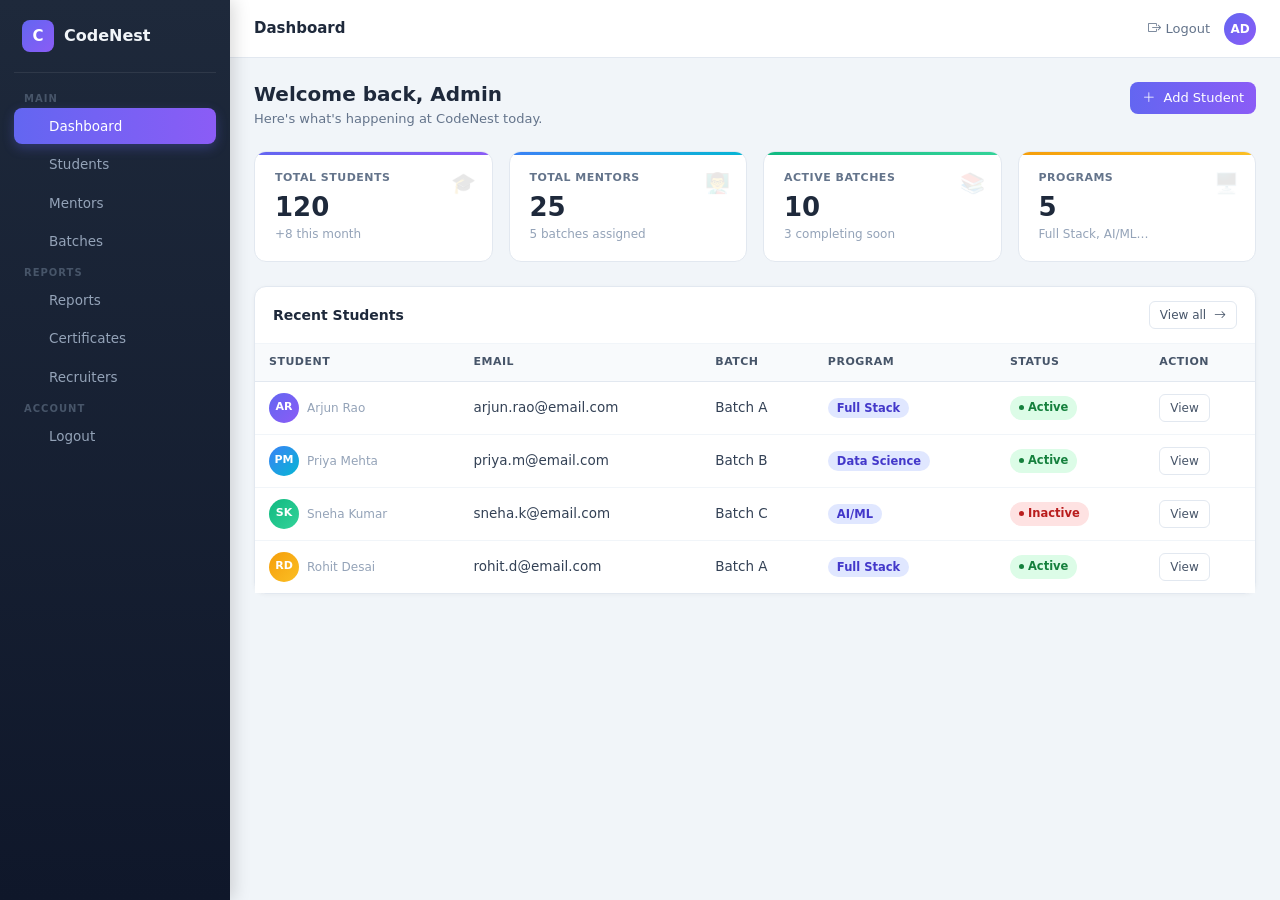
<file: index.html>
<!doctype html>
<html lang="en">
<head>
  <meta charset="UTF-8">
  <meta name="viewport" content="width=device-width, initial-scale=1.0">
  <title>CodeNest – Dashboard</title>
  <link rel="preconnect" href="https://cdn.jsdelivr.net" crossorigin>
  <link rel="dns-prefetch" href="https://cdn.jsdelivr.net">
  <link href="https://cdn.jsdelivr.net/npm/bootstrap@5.3.0/dist/css/bootstrap.min.css" rel="stylesheet">
  <link href="https://cdn.jsdelivr.net/npm/bootstrap-icons@1.11.0/font/bootstrap-icons.css" rel="stylesheet">
  <link rel="stylesheet" href="style.css">
</head>
<body>

<input type="checkbox" id="menu-toggle" hidden>

<!-- SIDEBAR -->
<div class="sidebar">
  <div class="brand">
    <div class="brand-icon">C</div>
    <span class="brand-name">CodeNest</span>
  </div>
  <span class="nav-label">Main</span>
  <a href="index.html" class="active"><span class="ni"></span> Dashboard</a>
  <a href="students.html"><span class="ni"></span> Students</a>
  <a href="mentors.html"><span class="ni"></span> Mentors</a>
  <a href="batches.html"><span class="ni"></span> Batches</a>
  <span class="nav-label">Reports</span>
  <a href="reports.html"><span class="ni"></span> Reports</a>
  <a href="certificates.html"><span class="ni"></span> Certificates</a>
  <a href="recruiters.html"><span class="ni"></span> Recruiters</a>
  <span class="nav-label">Account</span>
  <a href="login.html"><span class="ni"></span> Logout</a>
</div>

<label for="menu-toggle" class="sidebar-overlay"></label>

<!-- MAIN -->
<div class="main-wrapper">

  <!-- TOPBAR -->
  <div class="topbar">
    <div class="d-flex align-items-center gap-2">
      <label for="menu-toggle" class="menu-toggle"><i class="bi bi-list"></i></label>
      <span class="topbar-title">Dashboard</span>
    </div>
    <div class="topbar-right">
      <a href="login.html"><i class="bi bi-box-arrow-right"></i> Logout</a>
      <div class="topbar-avatar">AD</div>
    </div>
  </div>

  <div class="page-content">

    <!-- PAGE HEADER -->
    <div class="page-header">
      <div>
        <h3>Welcome back, Admin</h3>
        <p>Here's what's happening at CodeNest today.</p>
      </div>
      <a href="#addStudentModal" class="btn btn-primary" data-bs-toggle="modal">
        <i class="bi bi-plus-lg me-1"></i> Add Student
      </a>
    </div>

    <!-- STAT CARDS -->
    <div class="row g-3 mb-4">
      <div class="col-6 col-md-3">
        <div class="stat-card sc-purple">
          <div class="stat-icon">🎓</div>
          <div class="stat-label">Total Students</div>
          <div class="stat-value">120</div>
          <div class="stat-sub">+8 this month</div>
        </div>
      </div>
      <div class="col-6 col-md-3">
        <div class="stat-card sc-blue">
          <div class="stat-icon">👨‍🏫</div>
          <div class="stat-label">Total Mentors</div>
          <div class="stat-value">25</div>
          <div class="stat-sub">5 batches assigned</div>
        </div>
      </div>
      <div class="col-6 col-md-3">
        <div class="stat-card sc-green">
          <div class="stat-icon">📚</div>
          <div class="stat-label">Active Batches</div>
          <div class="stat-value">10</div>
          <div class="stat-sub">3 completing soon</div>
        </div>
      </div>
      <div class="col-6 col-md-3">
        <div class="stat-card sc-amber">
          <div class="stat-icon">🖥️</div>
          <div class="stat-label">Programs</div>
          <div class="stat-value">5</div>
          <div class="stat-sub">Full Stack, AI/ML…</div>
        </div>
      </div>
    </div>

    <!-- RECENT STUDENTS -->
    <div class="card">
      <div class="card-hdr">
        <h5>Recent Students</h5>
        <a href="students.html" class="btn btn-outline-secondary btn-sm">View all <i class="bi bi-arrow-right ms-1"></i></a>
      </div>
      <div class="table-wrap">
        <table class="data-table">
          <thead>
            <tr>
              <th>Student</th>
              <th>Email</th>
              <th>Batch</th>
              <th>Program</th>
              <th>Status</th>
              <th>Action</th>
            </tr>
          </thead>
          <tbody>
            <tr>
              <td><div class="d-flex align-items-center gap-2"><div class="av av-p">AR</div> Arjun Rao</div></td>
              <td>arjun.rao@email.com</td>
              <td>Batch A</td>
              <td><span class="tag-program">Full Stack</span></td>
              <td><span class="bs bs-active">Active</span></td>
              <td><a href="#" class="btn btn-outline-secondary btn-sm">View</a></td>
            </tr>
            <tr>
              <td><div class="d-flex align-items-center gap-2"><div class="av av-b">PM</div> Priya Mehta</div></td>
              <td>priya.m@email.com</td>
              <td>Batch B</td>
              <td><span class="tag-program">Data Science</span></td>
              <td><span class="bs bs-active">Active</span></td>
              <td><a href="#" class="btn btn-outline-secondary btn-sm">View</a></td>
            </tr>
            <tr>
              <td><div class="d-flex align-items-center gap-2"><div class="av av-g">SK</div> Sneha Kumar</div></td>
              <td>sneha.k@email.com</td>
              <td>Batch C</td>
              <td><span class="tag-program">AI/ML</span></td>
              <td><span class="bs bs-inactive">Inactive</span></td>
              <td><a href="#" class="btn btn-outline-secondary btn-sm">View</a></td>
            </tr>
            <tr>
              <td><div class="d-flex align-items-center gap-2"><div class="av av-a">RD</div> Rohit Desai</div></td>
              <td>rohit.d@email.com</td>
              <td>Batch A</td>
              <td><span class="tag-program">Full Stack</span></td>
              <td><span class="bs bs-active">Active</span></td>
              <td><a href="#" class="btn btn-outline-secondary btn-sm">View</a></td>
            </tr>
          </tbody>
        </table>
      </div>
    </div>

  </div><!-- /page-content -->
</div><!-- /main-wrapper -->

<!-- ADD STUDENT MODAL -->
<div class="modal fade" id="addStudentModal" tabindex="-1" aria-labelledby="addStudentLabel" aria-modal="true" role="dialog">
  <div class="modal-dialog modal-dialog-centered">
    <div class="modal-content">
      <div class="modal-header">
        <h5 class="modal-title" id="addStudentLabel">Add New Student</h5>
        <button type="button" class="btn-close" data-bs-dismiss="modal" aria-label="Close"></button>
      </div>
      <div class="modal-body">
        <div class="row g-3">
          <div class="col-6">
            <label class="form-label">First Name</label>
            <input type="text" class="form-control" placeholder="First name">
          </div>
          <div class="col-6">
            <label class="form-label">Last Name</label>
            <input type="text" class="form-control" placeholder="Last name">
          </div>
          <div class="col-12">
            <label class="form-label">Email</label>
            <input type="email" class="form-control" placeholder="student@email.com">
          </div>
          <div class="col-6">
            <label class="form-label">Phone</label>
            <input type="tel" class="form-control" placeholder="+91 XXXXX XXXXX">
          </div>
          <div class="col-6">
            <label class="form-label">Batch</label>
            <select class="form-select">
              <option value="">Select batch</option>
              <option>Batch A</option>
              <option>Batch B</option>
              <option>Batch C</option>
            </select>
          </div>
          <div class="col-12">
            <label class="form-label">Program</label>
            <select class="form-select">
              <option value="">Select program</option>
              <option>Full Stack</option>
              <option>Data Science</option>
              <option>AI/ML</option>
            </select>
          </div>
        </div>
      </div>
      <div class="modal-footer">
        <button type="button" class="btn btn-outline-secondary" data-bs-dismiss="modal">Cancel</button>
        <button type="submit" class="btn btn-primary">Add Student</button>
      </div>
    </div>
  </div>
</div>


<script src="https://cdn.jsdelivr.net/npm/bootstrap@5.3.0/dist/js/bootstrap.bundle.min.js" defer></script>
</body>
</html>
</file>
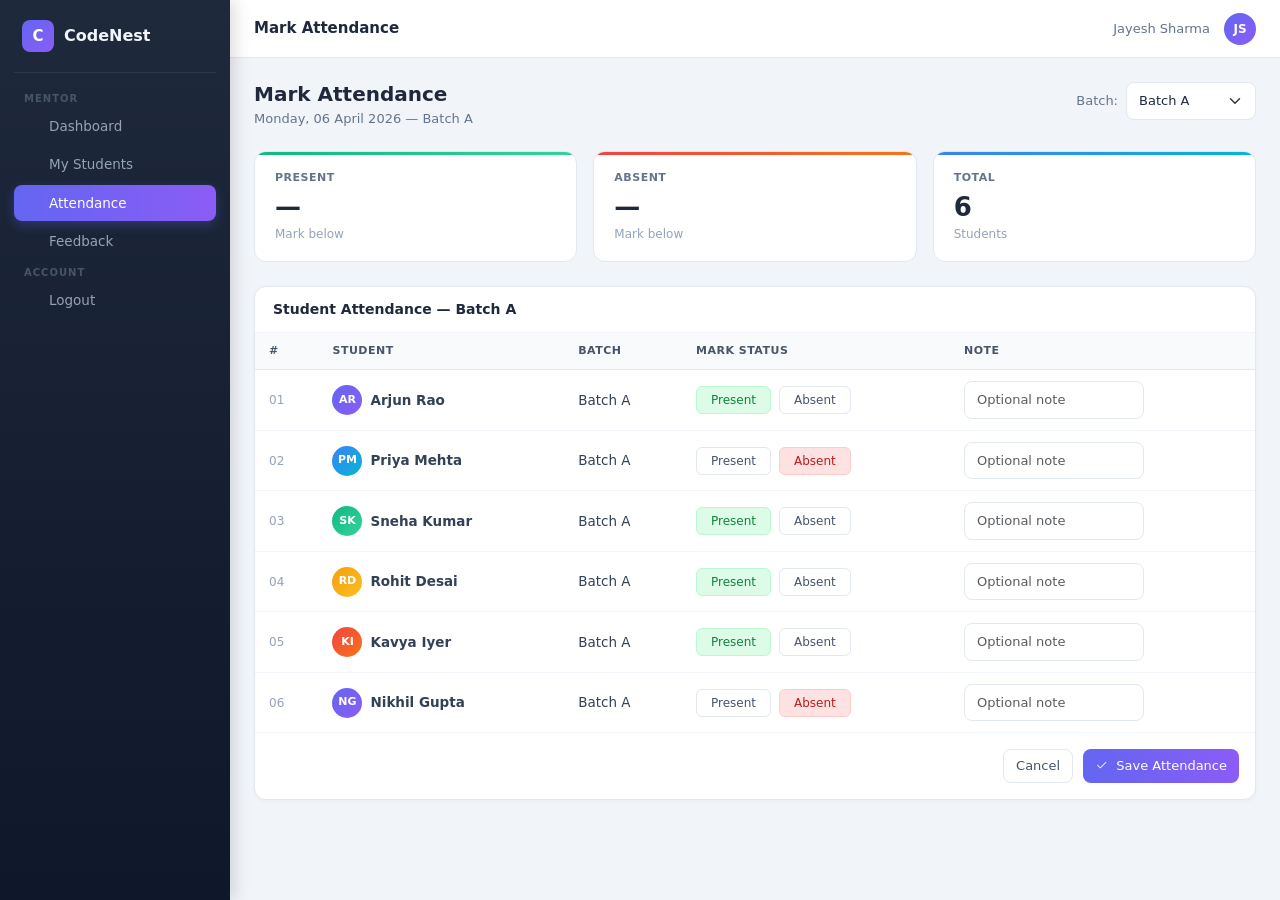
<file: attendance.html>
<!doctype html>
<html lang="en">
<head>
  <meta charset="UTF-8">
  <meta name="viewport" content="width=device-width, initial-scale=1.0">
  <title>CodeNest – Attendance</title>
  <link rel="preconnect" href="https://cdn.jsdelivr.net" crossorigin>
  <link rel="dns-prefetch" href="https://cdn.jsdelivr.net">
  <link href="https://cdn.jsdelivr.net/npm/bootstrap@5.3.0/dist/css/bootstrap.min.css" rel="stylesheet">
  <link href="https://cdn.jsdelivr.net/npm/bootstrap-icons@1.11.0/font/bootstrap-icons.css" rel="stylesheet">
  <link rel="stylesheet" href="style.css">
</head>
<body>

<input type="checkbox" id="menu-toggle" hidden>

<!-- SIDEBAR -->
<div class="sidebar">
  <div class="brand">
    <div class="brand-icon">C</div>
    <span class="brand-name">CodeNest</span>
  </div>
  <span class="nav-label">Mentor</span>
  <a href="mentor-dashboard.html"><span class="ni"></span> Dashboard</a>
  <a href="mystudents.html"><span class="ni"></span> My Students</a>
  <a href="attendance.html" class="active"><span class="ni"></span> Attendance</a>
  <a href="feedback.html"><span class="ni"></span> Feedback</a>
  <span class="nav-label">Account</span>
  <a href="login.html"><span class="ni"></span> Logout</a>
</div>

<label for="menu-toggle" class="sidebar-overlay"></label>

<!-- MAIN -->
<div class="main-wrapper">

  <!-- TOPBAR -->
  <div class="topbar">
    <div class="d-flex align-items-center gap-2">
      <label for="menu-toggle" class="menu-toggle"><i class="bi bi-list"></i></label>
      <span class="topbar-title">Mark Attendance</span>
    </div>
    <div class="topbar-right">
      <span class="mentor-name">Jayesh Sharma</span>
      <div class="topbar-avatar">JS</div>
    </div>
  </div>

  <div class="page-content">
    <div class="page-header">
      <div>
        <h3>Mark Attendance</h3>
        <p>Monday, 06 April 2026 — Batch A</p>
      </div>
      <div class="d-flex gap-2 align-items-center">
        <span class="label-small">Batch:</span>
        <select class="form-select select-small">
          <option>Batch A</option>
          <option>Batch B</option>
        </select>
      </div>
    </div>

    <!-- SUMMARY -->
    <div class="row g-3 mb-4">
      <div class="col-4">
        <div class="stat-card sc-green">
          <div class="stat-label">Present</div>
          <div class="stat-value">—</div>
          <div class="stat-sub">Mark below</div>
        </div>
      </div>
      <div class="col-4">
        <div class="stat-card sc-red">
          <div class="stat-label">Absent</div>
          <div class="stat-value">—</div>
          <div class="stat-sub">Mark below</div>
        </div>
      </div>
      <div class="col-4">
        <div class="stat-card sc-blue">
          <div class="stat-label">Total</div>
          <div class="stat-value">6</div>
          <div class="stat-sub">Students</div>
        </div>
      </div>
    </div>

    <form method="POST" action="#">
      <div class="card">
        <div class="card-hdr">
          <h5>Student Attendance — Batch A</h5>
        </div>
        <div class="table-wrap">
          <table class="data-table">
            <thead>
              <tr>
                <th>#</th>
                <th>Student</th>
                <th>Batch</th>
                <th>Mark Status</th>
                <th>Note</th>
              </tr>
            </thead>
            <tbody>
              <tr>
                <td class="num">01</td>
                <td><div class="d-flex align-items-center gap-2"><div class="av av-p">AR</div><strong>Arjun Rao</strong></div></td>
                <td>Batch A</td>
                <td>
                  <div class="d-flex gap-2">
                    <input class="att-radio att-radio-p" type="radio" name="att1" id="p1" checked>
                    <label class="att-label att-label-p" for="p1">Present</label>
                    <input class="att-radio att-radio-a" type="radio" name="att1" id="a1">
                    <label class="att-label att-label-a" for="a1">Absent</label>
                  </div>
                </td>
                <td><input type="text" class="form-control form-control-sm note-input" placeholder="Optional note"></td>
              </tr>
              <tr>
                <td class="num">02</td>
                <td><div class="d-flex align-items-center gap-2"><div class="av av-b">PM</div><strong>Priya Mehta</strong></div></td>
                <td>Batch A</td>
                <td>
                  <div class="d-flex gap-2">
                    <input class="att-radio att-radio-p" type="radio" name="att2" id="p2">
                    <label class="att-label att-label-p" for="p2">Present</label>
                    <input class="att-radio att-radio-a" type="radio" name="att2" id="a2" checked>
                    <label class="att-label att-label-a" for="a2">Absent</label>
                  </div>
                </td>
                <td><input type="text" class="form-control form-control-sm note-input" placeholder="Optional note"></td>
              </tr>
              <tr>
                <td class="num">03</td>
                <td><div class="d-flex align-items-center gap-2"><div class="av av-g">SK</div><strong>Sneha Kumar</strong></div></td>
                <td>Batch A</td>
                <td>
                  <div class="d-flex gap-2">
                    <input class="att-radio att-radio-p" type="radio" name="att3" id="p3" checked>
                    <label class="att-label att-label-p" for="p3">Present</label>
                    <input class="att-radio att-radio-a" type="radio" name="att3" id="a3">
                    <label class="att-label att-label-a" for="a3">Absent</label>
                  </div>
                </td>
                <td><input type="text" class="form-control form-control-sm note-input" placeholder="Optional note"></td>
              </tr>
              <tr>
                <td class="num">04</td>
                <td><div class="d-flex align-items-center gap-2"><div class="av av-a">RD</div><strong>Rohit Desai</strong></div></td>
                <td>Batch A</td>
                <td>
                  <div class="d-flex gap-2">
                    <input class="att-radio att-radio-p" type="radio" name="att4" id="p4" checked>
                    <label class="att-label att-label-p" for="p4">Present</label>
                    <input class="att-radio att-radio-a" type="radio" name="att4" id="a4">
                    <label class="att-label att-label-a" for="a4">Absent</label>
                  </div>
                </td>
                <td><input type="text" class="form-control form-control-sm note-input" placeholder="Optional note"></td>
              </tr>
              <tr>
                <td class="num">05</td>
                <td><div class="d-flex align-items-center gap-2"><div class="av av-r">KI</div><strong>Kavya Iyer</strong></div></td>
                <td>Batch A</td>
                <td>
                  <div class="d-flex gap-2">
                    <input class="att-radio att-radio-p" type="radio" name="att5" id="p5" checked>
                    <label class="att-label att-label-p" for="p5">Present</label>
                    <input class="att-radio att-radio-a" type="radio" name="att5" id="a5">
                    <label class="att-label att-label-a" for="a5">Absent</label>
                  </div>
                </td>
                <td><input type="text" class="form-control form-control-sm note-input" placeholder="Optional note"></td>
              </tr>
              <tr>
                <td class="num">06</td>
                <td><div class="d-flex align-items-center gap-2"><div class="av av-p">NG</div><strong>Nikhil Gupta</strong></div></td>
                <td>Batch A</td>
                <td>
                  <div class="d-flex gap-2">
                    <input class="att-radio att-radio-p" type="radio" name="att6" id="p6">
                    <label class="att-label att-label-p" for="p6">Present</label>
                    <input class="att-radio att-radio-a" type="radio" name="att6" id="a6" checked>
                    <label class="att-label att-label-a" for="a6">Absent</label>
                  </div>
                </td>
                <td><input type="text" class="form-control form-control-sm note-input" placeholder="Optional note"></td>
              </tr>
            </tbody>
          </table>
        </div>
        <div class="form-footer">
          <a href="mentor-dashboard.html" class="btn btn-outline-secondary">Cancel</a>
          <button type="submit" class="btn btn-primary">
            <i class="bi bi-check2 me-1"></i> Save Attendance
          </button>
        </div>
      </div>
    </form>
  </div>
</div>

<script src="https://cdn.jsdelivr.net/npm/bootstrap@5.3.0/dist/js/bootstrap.bundle.min.js" defer></script>
</body>
</html>
</file>
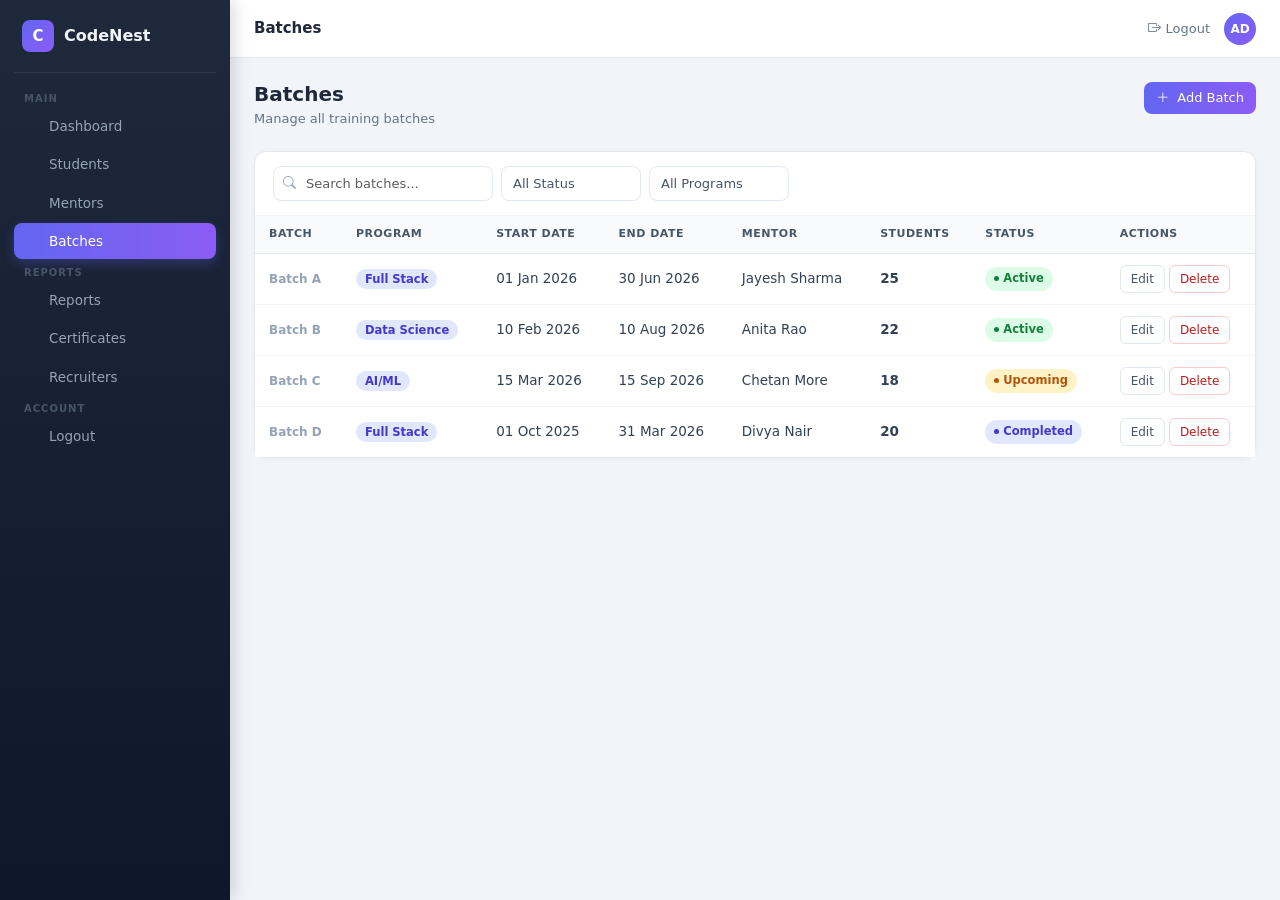
<file: batches.html>
<!doctype html>
<html lang="en">
<head>
  <meta charset="UTF-8">
  <meta name="viewport" content="width=device-width, initial-scale=1.0">
  <title>CodeNest – Batches</title>
  <link rel="preconnect" href="https://cdn.jsdelivr.net" crossorigin>
  <link rel="dns-prefetch" href="https://cdn.jsdelivr.net">
  <link href="https://cdn.jsdelivr.net/npm/bootstrap@5.3.0/dist/css/bootstrap.min.css" rel="stylesheet">
  <link href="https://cdn.jsdelivr.net/npm/bootstrap-icons@1.11.0/font/bootstrap-icons.css" rel="stylesheet">
  <link rel="stylesheet" href="style.css">
</head>
<body>

<input type="checkbox" id="menu-toggle" hidden>

<!-- SIDEBAR -->
<div class="sidebar">
  <div class="brand">
    <div class="brand-icon">C</div>
    <span class="brand-name">CodeNest</span>
  </div>
  <span class="nav-label">Main</span>
  <a href="index.html"><span class="ni"></span> Dashboard</a>
  <a href="students.html"><span class="ni"></span> Students</a>
  <a href="mentors.html"><span class="ni"></span> Mentors</a>
  <a href="batches.html" class="active"><span class="ni"></span> Batches</a>
  <span class="nav-label">Reports</span>
  <a href="reports.html"><span class="ni"></span> Reports</a>
  <a href="certificates.html"><span class="ni"></span> Certificates</a>
  <a href="recruiters.html"><span class="ni"></span> Recruiters</a>
  <span class="nav-label">Account</span>
  <a href="login.html"><span class="ni"></span> Logout</a>
</div>

<label for="menu-toggle" class="sidebar-overlay"></label>

<!-- MAIN -->
<div class="main-wrapper">

  <!-- TOPBAR -->
  <div class="topbar">
    <div class="d-flex align-items-center gap-2">
      <label for="menu-toggle" class="menu-toggle"><i class="bi bi-list"></i></label>
      <span class="topbar-title">Batches</span>
    </div>
    <div class="topbar-right">
      <a href="login.html"><i class="bi bi-box-arrow-right"></i> Logout</a>
      <div class="topbar-avatar">AD</div>
    </div>
  </div>

  <div class="page-content">
    <div class="page-header">
      <div>
        <h3>Batches</h3>
        <p>Manage all training batches</p>
      </div>
      <a href="#addBatchModal" class="btn btn-primary" data-bs-toggle="modal">
        <i class="bi bi-plus-lg me-1"></i> Add Batch
      </a>
    </div>

    <div class="card">
      <div class="card-hdr">
        <div class="filter-bar">
          <div class="search-wrap">
            <i class="bi bi-search search-ico"></i>
            <input type="text" class="form-control search-width" placeholder="Search batches...">
          </div>
          <select class="form-select select-width">
            <option value="">All Status</option>
            <option>Active</option>
            <option>Upcoming</option>
            <option>Completed</option>
          </select>
          <select class="form-select select-width-lg">
            <option value="">All Programs</option>
            <option>Full Stack</option>
            <option>Data Science</option>
            <option>AI/ML</option>
          </select>
        </div>
      </div>

      <div class="table-wrap">
        <table class="data-table">
          <thead>
            <tr>
              <th>Batch</th>
              <th>Program</th>
              <th>Start Date</th>
              <th>End Date</th>
              <th>Mentor</th>
              <th>Students</th>
              <th>Status</th>
              <th>Actions</th>
            </tr>
          </thead>
          <tbody>
            <tr>
              <td><strong>Batch A</strong></td>
              <td><span class="tag-program">Full Stack</span></td>
              <td>01 Jan 2026</td>
              <td>30 Jun 2026</td>
              <td>Jayesh Sharma</td>
              <td class="count-highlight">25</td>
              <td><span class="bs bs-active">Active</span></td>
              <td>
                <div class="d-flex gap-1">
                  <a href="#editBatchModal" class="btn btn-outline-secondary btn-sm" data-bs-toggle="modal">Edit</a>
                  <a href="#deleteBatchModal" class="btn btn-outline-danger btn-sm" data-bs-toggle="modal">Delete</a>
                </div>
              </td>
            </tr>
            <tr>
              <td><strong>Batch B</strong></td>
              <td><span class="tag-program">Data Science</span></td>
              <td>10 Feb 2026</td>
              <td>10 Aug 2026</td>
              <td>Anita Rao</td>
              <td class="count-highlight">22</td>
              <td><span class="bs bs-active">Active</span></td>
              <td>
                <div class="d-flex gap-1">
                  <a href="#editBatchModal" class="btn btn-outline-secondary btn-sm" data-bs-toggle="modal">Edit</a>
                  <a href="#deleteBatchModal" class="btn btn-outline-danger btn-sm" data-bs-toggle="modal">Delete</a>
                </div>
              </td>
            </tr>
            <tr>
              <td><strong>Batch C</strong></td>
              <td><span class="tag-program">AI/ML</span></td>
              <td>15 Mar 2026</td>
              <td>15 Sep 2026</td>
              <td>Chetan More</td>
              <td class="count-highlight">18</td>
              <td><span class="bs bs-upcoming">Upcoming</span></td>
              <td>
                <div class="d-flex gap-1">
                  <a href="#editBatchModal" class="btn btn-outline-secondary btn-sm" data-bs-toggle="modal">Edit</a>
                  <a href="#deleteBatchModal" class="btn btn-outline-danger btn-sm" data-bs-toggle="modal">Delete</a>
                </div>
              </td>
            </tr>
            <tr>
              <td><strong>Batch D</strong></td>
              <td><span class="tag-program">Full Stack</span></td>
              <td>01 Oct 2025</td>
              <td>31 Mar 2026</td>
              <td>Divya Nair</td>
              <td class="count-highlight">20</td>
              <td><span class="bs bs-completed">Completed</span></td>
              <td>
                <div class="d-flex gap-1">
                  <a href="#editBatchModal" class="btn btn-outline-secondary btn-sm" data-bs-toggle="modal">Edit</a>
                  <a href="#deleteBatchModal" class="btn btn-outline-danger btn-sm" data-bs-toggle="modal">Delete</a>
                </div>
              </td>
            </tr>
          </tbody>
        </table>
      </div>
    </div>
  </div>
</div>

<!-- ADD BATCH MODAL -->
<div class="modal fade" id="addBatchModal" tabindex="-1" aria-modal="true" role="dialog">
  <div class="modal-dialog modal-dialog-centered">
    <div class="modal-content">
      <div class="modal-header">
        <h5 class="modal-title">Add New Batch</h5>
        <button type="button" class="btn-close" data-bs-dismiss="modal" aria-label="Close"></button>
      </div>
      <div class="modal-body">
        <div class="row g-3">
          <div class="col-6">
            <label class="form-label">Batch Name</label>
            <input type="text" class="form-control" placeholder="e.g. Batch E">
          </div>
          <div class="col-6">
            <label class="form-label">Program</label>
            <select class="form-select">
              <option value="">Select program</option>
              <option>Full Stack</option>
              <option>Data Science</option>
              <option>AI/ML</option>
            </select>
          </div>
          <div class="col-6">
            <label class="form-label">Start Date</label>
            <input type="date" class="form-control">
          </div>
          <div class="col-6">
            <label class="form-label">End Date</label>
            <input type="date" class="form-control">
          </div>
          <div class="col-12">
            <label class="form-label">Assign Mentor</label>
            <select class="form-select">
              <option value="">Select mentor</option>
              <option>Jayesh Sharma</option>
              <option>Anita Rao</option>
              <option>Chetan More</option>
            </select>
          </div>
        </div>
      </div>
      <div class="modal-footer">
        <button type="button" class="btn btn-outline-secondary" data-bs-dismiss="modal">Cancel</button>
        <button type="button" class="btn btn-primary">Create Batch</button>
      </div>
    </div>
  </div>
</div>

<!-- EDIT BATCH MODAL -->
<div class="modal fade" id="editBatchModal" tabindex="-1" aria-modal="true" role="dialog">
  <div class="modal-dialog modal-dialog-centered">
    <div class="modal-content">
      <div class="modal-header">
        <h5 class="modal-title">Edit Batch</h5>
        <button type="button" class="btn-close" data-bs-dismiss="modal" aria-label="Close"></button>
      </div>
      <div class="modal-body">
        <div class="row g-3">
          <div class="col-6">
            <label class="form-label">Batch Name</label>
            <input type="text" class="form-control" value="Batch A">
          </div>
          <div class="col-6">
            <label class="form-label">Program</label>
            <select class="form-select">
              <option selected>Full Stack</option>
              <option>Data Science</option>
              <option>AI/ML</option>
            </select>
          </div>
          <div class="col-6">
            <label class="form-label">Start Date</label>
            <input type="date" class="form-control" value="2026-01-01">
          </div>
          <div class="col-6">
            <label class="form-label">End Date</label>
            <input type="date" class="form-control" value="2026-06-30">
          </div>
          <div class="col-12">
            <label class="form-label">Mentor</label>
            <select class="form-select">
              <option selected>Jayesh Sharma</option>
              <option>Anita Rao</option>
              <option>Chetan More</option>
            </select>
          </div>
        </div>
      </div>
      <div class="modal-footer">
        <button type="button" class="btn btn-outline-secondary" data-bs-dismiss="modal">Cancel</button>
        <button type="button" class="btn btn-primary">Save Changes</button>
      </div>
    </div>
  </div>
</div>

<!-- DELETE BATCH MODAL -->
<div class="modal fade" id="deleteBatchModal" tabindex="-1" aria-modal="true" role="dialog">
  <div class="modal-dialog modal-dialog-centered">
    <div class="modal-content">
      <div class="modal-header">
        <h5 class="modal-title">Delete Batch</h5>
        <button type="button" class="btn-close" data-bs-dismiss="modal" aria-label="Close"></button>
      </div>
      <div class="modal-body text-center">
        <div class="delete-icon">🗑️</div>
        <h6 class="fw-bold mb-1">Remove Batch A?</h6>
        <p class="delete-text">This will remove the batch and unassign all students and mentors linked to it.</p>
      </div>
      <div class="modal-footer">
        <button type="button" class="btn btn-outline-secondary" data-bs-dismiss="modal">Cancel</button>
        <button type="button" class="btn btn-danger-gradient text-white">Delete</button>
      </div>
    </div>
  </div>
</div>

<script src="https://cdn.jsdelivr.net/npm/bootstrap@5.3.0/dist/js/bootstrap.bundle.min.js" defer></script>
</body>
</html>
</file>
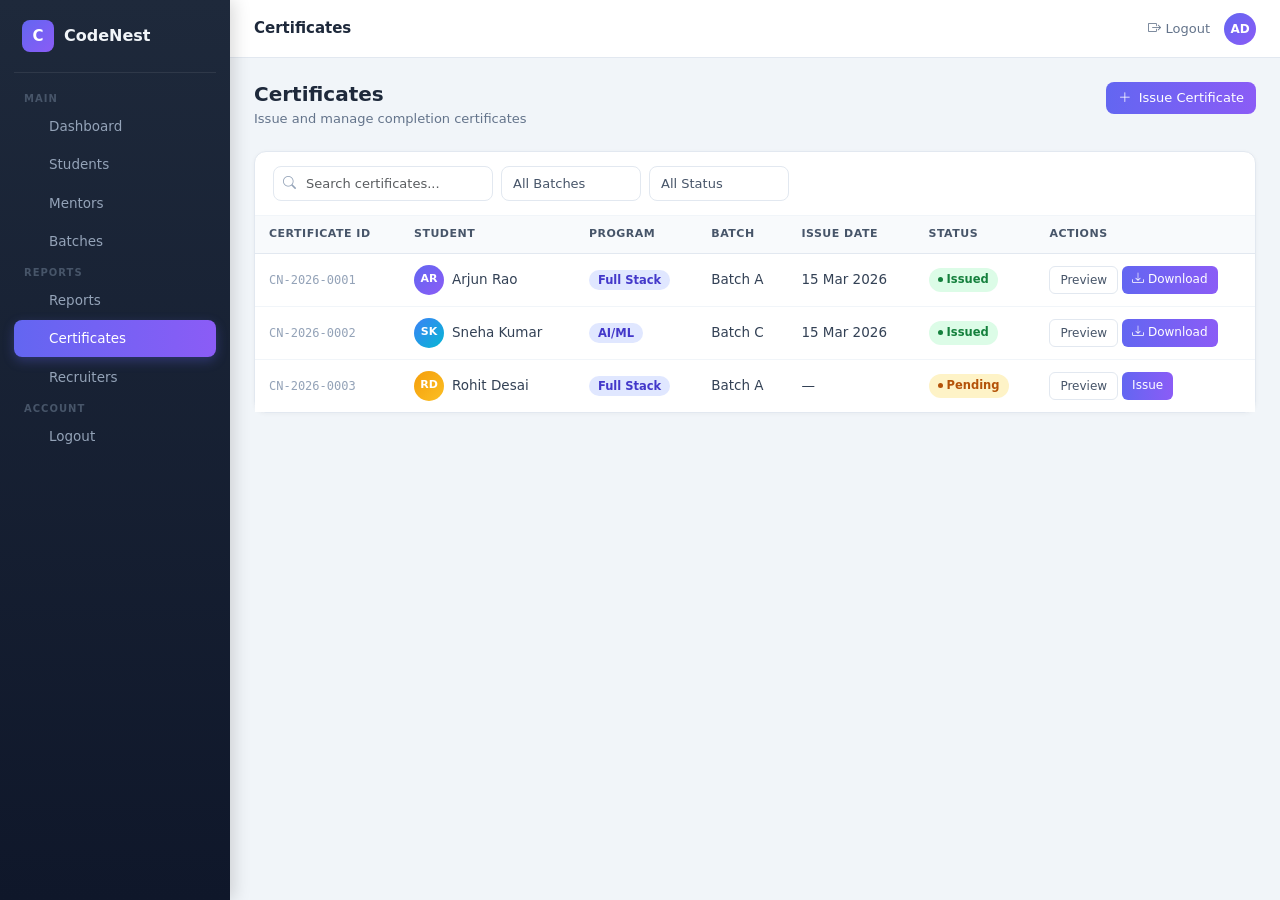
<file: certificates.html>
<!doctype html>
<html lang="en">
<head>
  <meta charset="UTF-8">
  <meta name="viewport" content="width=device-width, initial-scale=1.0">
  <title>CodeNest – Certificates</title>
  <link rel="preconnect" href="https://cdn.jsdelivr.net" crossorigin>
  <link rel="dns-prefetch" href="https://cdn.jsdelivr.net">
  <link href="https://cdn.jsdelivr.net/npm/bootstrap@5.3.0/dist/css/bootstrap.min.css" rel="stylesheet">
  <link href="https://cdn.jsdelivr.net/npm/bootstrap-icons@1.11.0/font/bootstrap-icons.css" rel="stylesheet">
  <link rel="stylesheet" href="style.css">
</head>
<body>

<input type="checkbox" id="menu-toggle" hidden>

<!-- SIDEBAR -->
<div class="sidebar">
  <div class="brand">
    <div class="brand-icon">C</div>
    <span class="brand-name">CodeNest</span>
  </div>
  <span class="nav-label">Main</span>
  <a href="index.html"><span class="ni"></span> Dashboard</a>
  <a href="students.html"><span class="ni"></span> Students</a>
  <a href="mentors.html"><span class="ni"></span> Mentors</a>
  <a href="batches.html"><span class="ni"></span> Batches</a>
  <span class="nav-label">Reports</span>
  <a href="reports.html"><span class="ni"></span> Reports</a>
  <a href="certificates.html" class="active"><span class="ni"></span> Certificates</a>
  <a href="recruiters.html"><span class="ni"></span> Recruiters</a>
  <span class="nav-label">Account</span>
  <a href="login.html"><span class="ni"></span> Logout</a>
</div>

<label for="menu-toggle" class="sidebar-overlay"></label>

<!-- MAIN -->
<div class="main-wrapper">

  <!-- TOPBAR -->
  <div class="topbar">
    <div class="d-flex align-items-center gap-2">
      <label for="menu-toggle" class="menu-toggle"><i class="bi bi-list"></i></label>
      <span class="topbar-title">Certificates</span>
    </div>
    <div class="topbar-right">
      <a href="login.html"><i class="bi bi-box-arrow-right"></i> Logout</a>
      <div class="topbar-avatar">AD</div>
    </div>
  </div>

  <div class="page-content">
    <div class="page-header">
      <div>
        <h3>Certificates</h3>
        <p>Issue and manage completion certificates</p>
      </div>
      <a href="#issueModal" class="btn btn-primary" data-bs-toggle="modal">
        <i class="bi bi-plus-lg me-1"></i> Issue Certificate
      </a>
    </div>

    <div class="card">
      <div class="card-hdr">
        <div class="filter-bar">
          <div class="search-wrap">
            <i class="bi bi-search search-ico"></i>
            <input type="text" class="form-control cert-search" placeholder="Search certificates...">
          </div>
          <select class="form-select cert-select">
            <option value="">All Batches</option>
            <option>Batch A</option>
            <option>Batch B</option>
            <option>Batch C</option>
          </select>
          <select class="form-select cert-select">
            <option value="">All Status</option>
            <option>Issued</option>
            <option>Pending</option>
          </select>
        </div>
      </div>

      <div class="table-wrap">
        <table class="data-table">
          <thead>
            <tr>
              <th>Certificate ID</th>
              <th>Student</th>
              <th>Program</th>
              <th>Batch</th>
              <th>Issue Date</th>
              <th>Status</th>
              <th>Actions</th>
            </tr>
          </thead>
          <tbody>
            <tr>
              <td class="cert-id">CN-2026-0001</td>
              <td><div class="d-flex align-items-center gap-2"><div class="av av-p">AR</div> Arjun Rao</div></td>
              <td><span class="tag-program">Full Stack</span></td>
              <td>Batch A</td>
              <td>15 Mar 2026</td>
              <td><span class="bs bs-active">Issued</span></td>
              <td>
                <div class="d-flex gap-1">
                  <a href="#previewModal" class="btn btn-outline-secondary btn-sm" data-bs-toggle="modal">Preview</a>
                  <a href="#" class="btn btn-primary btn-sm"><i class="bi bi-download"></i> Download</a>
                </div>
              </td>
            </tr>
            <tr>
              <td class="cert-id">CN-2026-0002</td>
              <td><div class="d-flex align-items-center gap-2"><div class="av av-b">SK</div> Sneha Kumar</div></td>
              <td><span class="tag-program">AI/ML</span></td>
              <td>Batch C</td>
              <td>15 Mar 2026</td>
              <td><span class="bs bs-active">Issued</span></td>
              <td>
                <div class="d-flex gap-1">
                  <a href="#previewModal" class="btn btn-outline-secondary btn-sm" data-bs-toggle="modal">Preview</a>
                  <a href="#" class="btn btn-primary btn-sm"><i class="bi bi-download"></i> Download</a>
                </div>
              </td>
            </tr>
            <tr>
              <td class="cert-id">CN-2026-0003</td>
              <td><div class="d-flex align-items-center gap-2"><div class="av av-a">RD</div> Rohit Desai</div></td>
              <td><span class="tag-program">Full Stack</span></td>
              <td>Batch A</td>
              <td>—</td>
              <td><span class="bs bs-upcoming">Pending</span></td>
              <td>
                <div class="d-flex gap-1">
                  <a href="#previewModal" class="btn btn-outline-secondary btn-sm" data-bs-toggle="modal">Preview</a>
                  <a href="#issueModal" class="btn btn-primary btn-sm" data-bs-toggle="modal">Issue</a>
                </div>
              </td>
            </tr>
          </tbody>
        </table>
      </div>
    </div>
  </div>
</div>

<!-- ISSUE CERTIFICATE MODAL -->
<div class="modal fade" id="issueModal" tabindex="-1" aria-modal="true" role="dialog">
  <div class="modal-dialog modal-dialog-centered">
    <div class="modal-content">
      <div class="modal-header">
        <h5 class="modal-title">Issue Certificate</h5>
        <button type="button" class="btn-close" data-bs-dismiss="modal" aria-label="Close"></button>
      </div>
      <div class="modal-body">
        <div class="row g-3">
          <div class="col-6">
            <label class="form-label">Student</label>
            <input type="text" class="form-control" placeholder="Student name">
          </div>
          <div class="col-6">
            <label class="form-label">Batch</label>
            <select class="form-select">
              <option>Batch A</option>
              <option>Batch B</option>
            </select>
          </div>
          <div class="col-12">
            <label class="form-label">Program</label>
            <select class="form-select">
              <option>Full Stack</option>
              <option>Data Science</option>
              <option>AI/ML</option>
            </select>
          </div>
          <div class="col-12">
            <label class="form-label">Issue Date</label>
            <input type="date" class="form-control">
          </div>
        </div>
      </div>
      <div class="modal-footer">
        <button type="button" class="btn btn-outline-secondary" data-bs-dismiss="modal">Cancel</button>
        <button type="button" class="btn btn-primary">Issue Certificate</button>
      </div>
    </div>
  </div>
</div>

<!-- PREVIEW MODAL -->
<div class="modal fade" id="previewModal" tabindex="-1" aria-modal="true" role="dialog">
  <div class="modal-dialog modal-dialog-centered">
    <div class="modal-content">
      <div class="modal-header">
        <h5 class="modal-title">Certificate Preview</h5>
        <button type="button" class="btn-close" data-bs-dismiss="modal" aria-label="Close"></button>
      </div>
      <div class="modal-body text-center">
        <p class="text-muted">Certificate preview will appear here.</p>
      </div>
    </div>
  </div>
</div>

<script src="https://cdn.jsdelivr.net/npm/bootstrap@5.3.0/dist/js/bootstrap.bundle.min.js" defer></script>
</body>
</html>
</file>
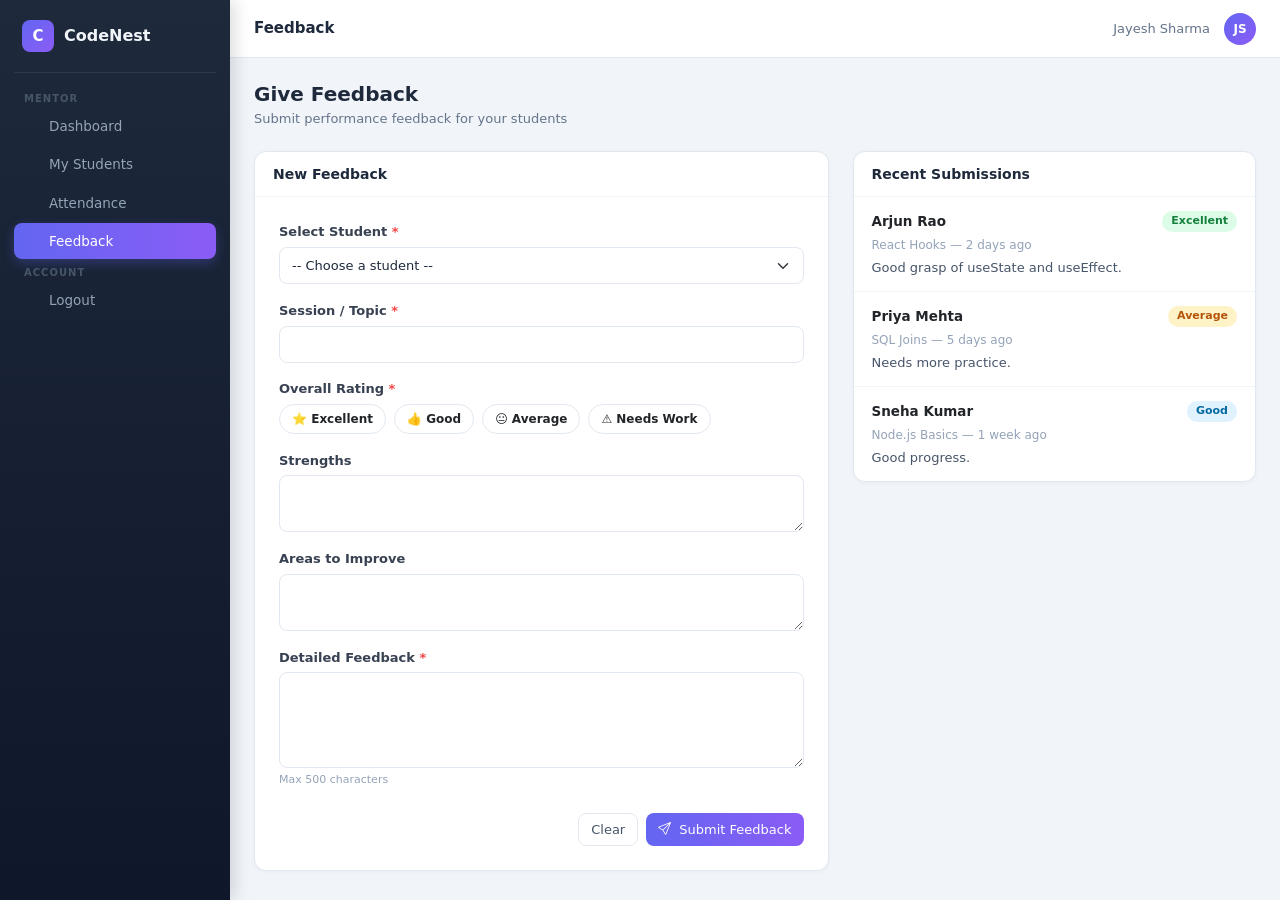
<file: feedback.html>
<!doctype html>
<html lang="en">
<head>
  <meta charset="UTF-8">
  <meta name="viewport" content="width=device-width, initial-scale=1.0">
  <title>CodeNest – Feedback</title>
  <link rel="preconnect" href="https://cdn.jsdelivr.net" crossorigin>
  <link rel="dns-prefetch" href="https://cdn.jsdelivr.net">
  <link href="https://cdn.jsdelivr.net/npm/bootstrap@5.3.0/dist/css/bootstrap.min.css" rel="stylesheet">
  <link href="https://cdn.jsdelivr.net/npm/bootstrap-icons@1.11.0/font/bootstrap-icons.css" rel="stylesheet">
  <link rel="stylesheet" href="style.css">
</head>
<body>

<input type="checkbox" id="menu-toggle" hidden>

<!-- SIDEBAR -->
<div class="sidebar">
  <div class="brand">
    <div class="brand-icon">C</div>
    <span class="brand-name">CodeNest</span>
  </div>
  <span class="nav-label">Mentor</span>
  <a href="mentor-dashboard.html"><span class="ni"></span> Dashboard</a>
  <a href="mystudents.html"><span class="ni"></span> My Students</a>
  <a href="attendance.html"><span class="ni"></span> Attendance</a>
  <a href="feedback.html" class="active"><span class="ni"></span> Feedback</a>
  <span class="nav-label">Account</span>
  <a href="login.html"><span class="ni"></span> Logout</a>
</div>

<label for="menu-toggle" class="sidebar-overlay"></label>

<!-- MAIN -->
<div class="main-wrapper">

  <!-- TOPBAR -->
  <div class="topbar">
    <div class="d-flex align-items-center gap-2">
      <label for="menu-toggle" class="menu-toggle"><i class="bi bi-list"></i></label>
      <span class="topbar-title">Feedback</span>
    </div>
    <div class="topbar-right">
      <span class="mentor-name">Jayesh Sharma</span>
      <div class="topbar-avatar">JS</div>
    </div>
  </div>

  <div class="page-content">
    <div class="page-header">
      <div>
        <h3>Give Feedback</h3>
        <p>Submit performance feedback for your students</p>
      </div>
    </div>

    <div class="row g-4">

      <!-- FORM -->
      <div class="col-md-7">
        <div class="card">
          <div class="card-hdr"><h5>New Feedback</h5></div>
          <div class="p-4">
            <form>
              <div class="mb-3">
                <label class="form-label" for="fb-student">Select Student <span class="req">*</span></label>
                <select class="form-select" id="fb-student" required>
                  <option value="">-- Choose a student --</option>
                  <option>Arjun Rao</option>
                  <option>Priya Mehta</option>
                  <option>Sneha Kumar</option>
                  <option>Rohit Desai</option>
                  <option>Kavya Iyer</option>
                </select>
              </div>

              <div class="mb-3">
                <label class="form-label" for="fb-session">Session / Topic <span class="req">*</span></label>
                <input type="text" class="form-control" id="fb-session" required>
              </div>

              <div class="mb-3">
                <label class="form-label d-block">Overall Rating <span class="req">*</span></label>
                <input class="rating-radio" type="radio" name="rating" id="r-excellent" required>
                <input class="rating-radio" type="radio" name="rating" id="r-good">
                <input class="rating-radio" type="radio" name="rating" id="r-average">
                <input class="rating-radio" type="radio" name="rating" id="r-poor">
                <div class="rating-opts d-flex flex-wrap gap-2 mt-1">
                  <label class="rating-label lbl-excellent" for="r-excellent">⭐ Excellent</label>
                  <label class="rating-label lbl-good" for="r-good">👍 Good</label>
                  <label class="rating-label lbl-average" for="r-average">😐 Average</label>
                  <label class="rating-label lbl-poor" for="r-poor">⚠️ Needs Work</label>
                </div>
              </div>

              <div class="mb-3">
                <label class="form-label" for="fb-strengths">Strengths</label>
                <textarea class="form-control" id="fb-strengths" rows="2"></textarea>
              </div>

              <div class="mb-3">
                <label class="form-label" for="fb-improve">Areas to Improve</label>
                <textarea class="form-control" id="fb-improve" rows="2"></textarea>
              </div>

              <div class="mb-4">
                <label class="form-label" for="fb-detail">Detailed Feedback <span class="req">*</span></label>
                <textarea class="form-control" id="fb-detail" rows="4" maxlength="500" required></textarea>
                <div class="char-limit">Max 500 characters</div>
              </div>

              <div class="d-flex gap-2 justify-content-end">
                <button type="reset" class="btn btn-outline-secondary">Clear</button>
                <button type="submit" class="btn btn-primary">
                  <i class="bi bi-send me-1"></i> Submit Feedback
                </button>
              </div>
            </form>
          </div>
        </div>
      </div>

      <!-- HISTORY -->
      <div class="col-md-5">
        <div class="card">
          <div class="card-hdr"><h5>Recent Submissions</h5></div>
          <div>
            <div class="feedback-item">
              <div class="d-flex justify-content-between mb-1">
                <strong class="fb-name">Arjun Rao</strong>
                <span class="badge-excellent">Excellent</span>
              </div>
              <div class="fb-meta">React Hooks — 2 days ago</div>
              <p class="fb-text">Good grasp of useState and useEffect.</p>
            </div>
            <div class="feedback-item">
              <div class="d-flex justify-content-between mb-1">
                <strong class="fb-name">Priya Mehta</strong>
                <span class="badge-average">Average</span>
              </div>
              <div class="fb-meta">SQL Joins — 5 days ago</div>
              <p class="fb-text">Needs more practice.</p>
            </div>
            <div class="feedback-item last">
              <div class="d-flex justify-content-between mb-1">
                <strong class="fb-name">Sneha Kumar</strong>
                <span class="badge-good">Good</span>
              </div>
              <div class="fb-meta">Node.js Basics — 1 week ago</div>
              <p class="fb-text">Good progress.</p>
            </div>
          </div>
        </div>
      </div>

    </div>
  </div>
</div>

<script src="https://cdn.jsdelivr.net/npm/bootstrap@5.3.0/dist/js/bootstrap.bundle.min.js" defer></script>
</body>
</html>
</file>
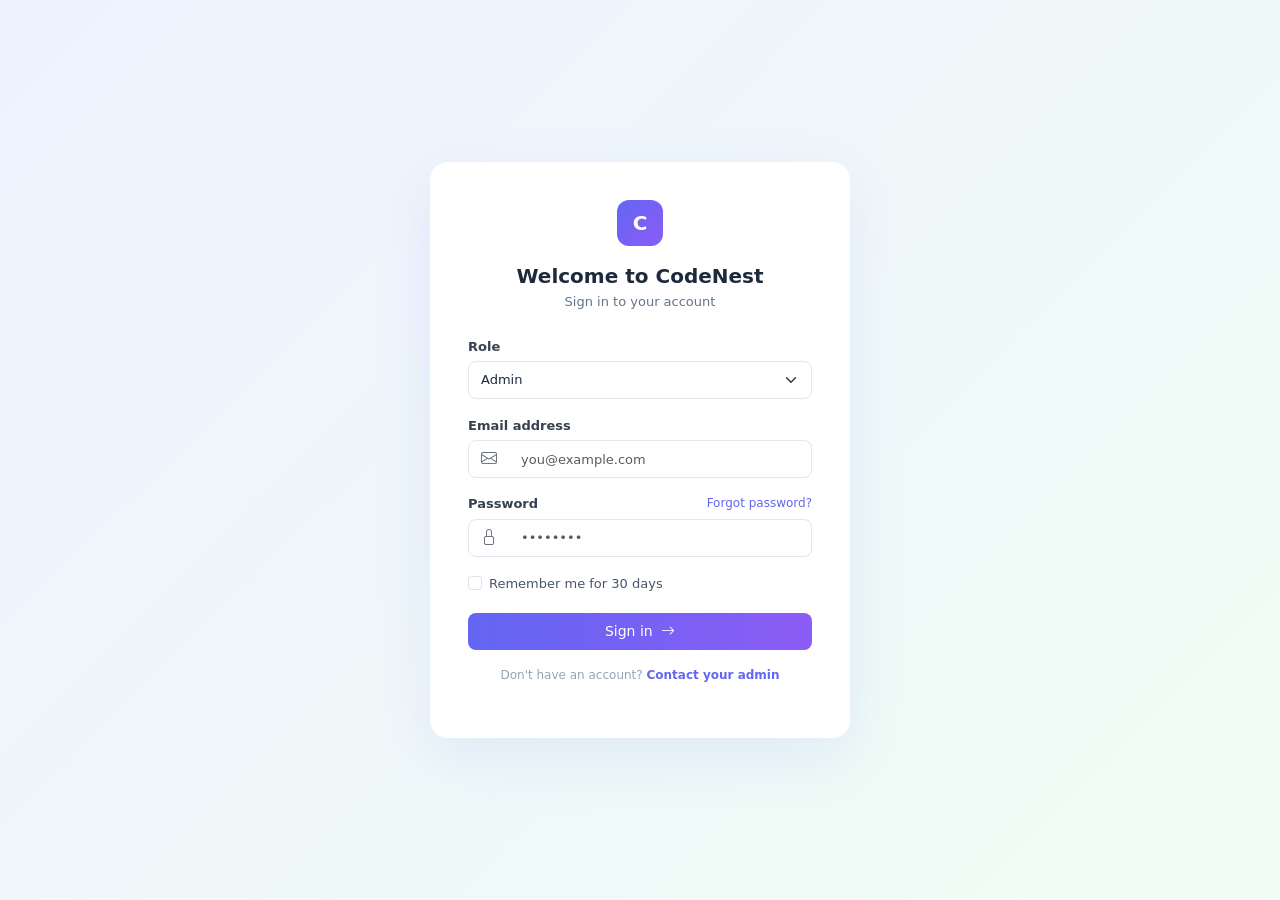
<file: login.html>
<!doctype html>
<html lang="en">
<head>
  <meta charset="UTF-8">
  <meta name="viewport" content="width=device-width, initial-scale=1.0">
  <title>CodeNest – Login</title>
  <link rel="preconnect" href="https://cdn.jsdelivr.net" crossorigin>
  <link rel="dns-prefetch" href="https://cdn.jsdelivr.net">
  <link href="https://cdn.jsdelivr.net/npm/bootstrap@5.3.0/dist/css/bootstrap.min.css" rel="stylesheet">
  <link href="https://cdn.jsdelivr.net/npm/bootstrap-icons@1.11.0/font/bootstrap-icons.css" rel="stylesheet">
  <link rel="stylesheet" href="style.css">
</head>
<body>

<div class="login-wrap">
  <div class="login-card">
    <div class="login-logo">C</div>
    <h2>Welcome to CodeNest</h2>
    <p class="sub">Sign in to your account</p>

    <div class="mb-3">
      <label class="form-label" for="role">Role</label>
      <select class="form-select" id="role">
        <option>Admin</option>
        <option>Mentor</option>
        <option>Recruiter</option>
      </select>
    </div>

    <div class="mb-3">
      <label class="form-label" for="email">Email address</label>
      <div class="input-group custom-input">
        <span class="input-group-text"><i class="bi bi-envelope text-secondary"></i></span>
        <input type="email" class="form-control" id="email" placeholder="you@example.com" autocomplete="email">
      </div>
    </div>

    <div class="mb-3">
      <div class="d-flex justify-content-between">
        <label class="form-label" for="password">Password</label>
        <a href="#" class="forgot-link">Forgot password?</a>
      </div>
      <div class="input-group custom-input">
        <span class="input-group-text"><i class="bi bi-lock text-secondary"></i></span>
        <input type="password" class="form-control" id="password" placeholder="••••••••" autocomplete="current-password">
      </div>
    </div>

    <div class="form-check mb-3">
      <input class="form-check-input" type="checkbox" id="remember">
      <label class="form-check-label remember-text" for="remember">Remember me for 30 days</label>
    </div>

    <a href="index.html" class="btn btn-primary w-100 py-2 login-btn">
      Sign in <i class="bi bi-arrow-right ms-1"></i>
    </a>

    <p class="text-center mt-3 login-footer">
      Don't have an account? <a href="#" class="contact-link">Contact your admin</a>
    </p>
  </div>
</div>

</body>
</html>
</file>
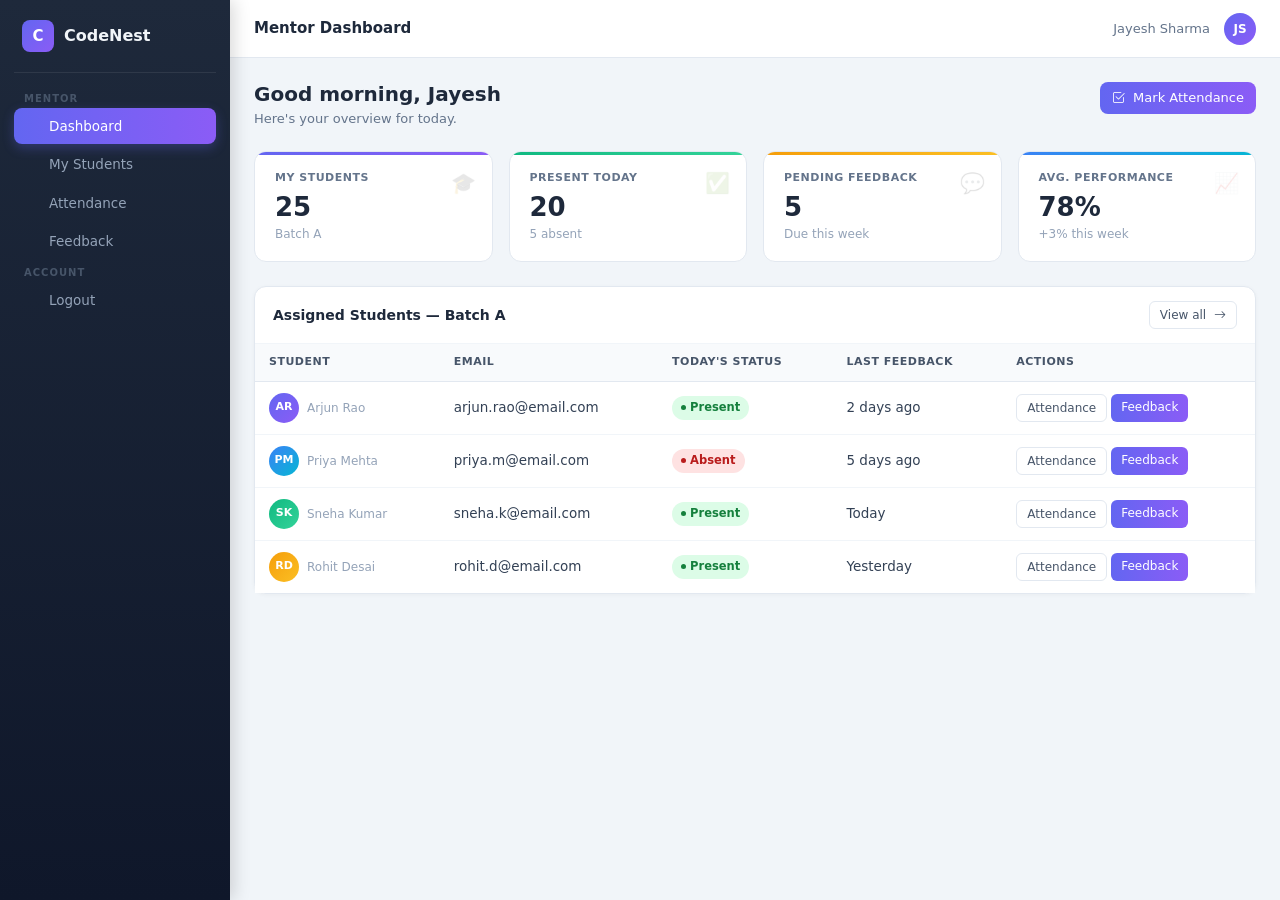
<file: mentor-dashboard.html>
<!doctype html>
<html lang="en">
<head>
  <meta charset="UTF-8">
  <meta name="viewport" content="width=device-width, initial-scale=1.0">
  <title>CodeNest – Mentor Dashboard</title>
  <link rel="preconnect" href="https://cdn.jsdelivr.net" crossorigin>
  <link rel="dns-prefetch" href="https://cdn.jsdelivr.net">
  <link href="https://cdn.jsdelivr.net/npm/bootstrap@5.3.0/dist/css/bootstrap.min.css" rel="stylesheet">
  <link href="https://cdn.jsdelivr.net/npm/bootstrap-icons@1.11.0/font/bootstrap-icons.css" rel="stylesheet">
  <link rel="stylesheet" href="style.css">
</head>
<body>

<input type="checkbox" id="menu-toggle" hidden>

<!-- SIDEBAR -->
<div class="sidebar">
  <div class="brand">
    <div class="brand-icon">C</div>
    <span class="brand-name">CodeNest</span>
  </div>
  <span class="nav-label">Mentor</span>
  <a href="mentor-dashboard.html" class="active"><span class="ni"></span> Dashboard</a>
  <a href="mystudents.html"><span class="ni"></span> My Students</a>
  <a href="attendance.html"><span class="ni"></span> Attendance</a>
  <a href="feedback.html"><span class="ni"></span> Feedback</a>
  <span class="nav-label">Account</span>
  <a href="login.html"><span class="ni"></span> Logout</a>
</div>

<label for="menu-toggle" class="sidebar-overlay"></label>

<!-- MAIN -->
<div class="main-wrapper">

  <!-- TOPBAR -->
  <div class="topbar">
    <div class="d-flex align-items-center gap-2">
      <label for="menu-toggle" class="menu-toggle"><i class="bi bi-list"></i></label>
      <span class="topbar-title">Mentor Dashboard</span>
    </div>
    <div class="topbar-right">
      <span class="mentor-name">Jayesh Sharma</span>
      <div class="topbar-avatar">JS</div>
    </div>
  </div>

  <div class="page-content">
    <div class="page-header">
      <div>
        <h3>Good morning, Jayesh</h3>
        <p>Here's your overview for today.</p>
      </div>
      <a href="attendance.html" class="btn btn-primary">
        <i class="bi bi-check2-square me-1"></i> Mark Attendance
      </a>
    </div>

    <!-- STATS -->
    <div class="row g-3 mb-4">
      <div class="col-6 col-md-3">
        <div class="stat-card sc-purple">
          <div class="stat-icon">🎓</div>
          <div class="stat-label">My Students</div>
          <div class="stat-value">25</div>
          <div class="stat-sub">Batch A</div>
        </div>
      </div>
      <div class="col-6 col-md-3">
        <div class="stat-card sc-green">
          <div class="stat-icon">✅</div>
          <div class="stat-label">Present Today</div>
          <div class="stat-value">20</div>
          <div class="stat-sub">5 absent</div>
        </div>
      </div>
      <div class="col-6 col-md-3">
        <div class="stat-card sc-amber">
          <div class="stat-icon">💬</div>
          <div class="stat-label">Pending Feedback</div>
          <div class="stat-value">5</div>
          <div class="stat-sub">Due this week</div>
        </div>
      </div>
      <div class="col-6 col-md-3">
        <div class="stat-card sc-blue">
          <div class="stat-icon">📈</div>
          <div class="stat-label">Avg. Performance</div>
          <div class="stat-value">78%</div>
          <div class="stat-sub">+3% this week</div>
        </div>
      </div>
    </div>

    <!-- TABLE -->
    <div class="card">
      <div class="card-hdr">
        <h5>Assigned Students — Batch A</h5>
        <a href="mystudents.html" class="btn btn-outline-secondary btn-sm">View all <i class="bi bi-arrow-right ms-1"></i></a>
      </div>
      <div class="table-wrap">
        <table class="data-table">
          <thead>
            <tr>
              <th>Student</th>
              <th>Email</th>
              <th>Today's Status</th>
              <th>Last Feedback</th>
              <th>Actions</th>
            </tr>
          </thead>
          <tbody>
            <tr>
              <td><div class="d-flex align-items-center gap-2"><div class="av av-p">AR</div> Arjun Rao</div></td>
              <td>arjun.rao@email.com</td>
              <td><span class="bs bs-present">Present</span></td>
              <td class="table-muted">2 days ago</td>
              <td>
                <div class="d-flex gap-1">
                  <a href="attendance.html" class="btn btn-outline-secondary btn-sm">Attendance</a>
                  <a href="feedback.html" class="btn btn-primary btn-sm">Feedback</a>
                </div>
              </td>
            </tr>
            <tr>
              <td><div class="d-flex align-items-center gap-2"><div class="av av-b">PM</div> Priya Mehta</div></td>
              <td>priya.m@email.com</td>
              <td><span class="bs bs-absent">Absent</span></td>
              <td class="table-muted">5 days ago</td>
              <td>
                <div class="d-flex gap-1">
                  <a href="attendance.html" class="btn btn-outline-secondary btn-sm">Attendance</a>
                  <a href="feedback.html" class="btn btn-primary btn-sm">Feedback</a>
                </div>
              </td>
            </tr>
            <tr>
              <td><div class="d-flex align-items-center gap-2"><div class="av av-g">SK</div> Sneha Kumar</div></td>
              <td>sneha.k@email.com</td>
              <td><span class="bs bs-present">Present</span></td>
              <td class="table-muted">Today</td>
              <td>
                <div class="d-flex gap-1">
                  <a href="attendance.html" class="btn btn-outline-secondary btn-sm">Attendance</a>
                  <a href="feedback.html" class="btn btn-primary btn-sm">Feedback</a>
                </div>
              </td>
            </tr>
            <tr>
              <td><div class="d-flex align-items-center gap-2"><div class="av av-a">RD</div> Rohit Desai</div></td>
              <td>rohit.d@email.com</td>
              <td><span class="bs bs-present">Present</span></td>
              <td class="table-muted">Yesterday</td>
              <td>
                <div class="d-flex gap-1">
                  <a href="attendance.html" class="btn btn-outline-secondary btn-sm">Attendance</a>
                  <a href="feedback.html" class="btn btn-primary btn-sm">Feedback</a>
                </div>
              </td>
            </tr>
          </tbody>
        </table>
      </div>
    </div>
  </div>
</div>

<script src="https://cdn.jsdelivr.net/npm/bootstrap@5.3.0/dist/js/bootstrap.bundle.min.js" defer></script>
</body>
</html>
</file>
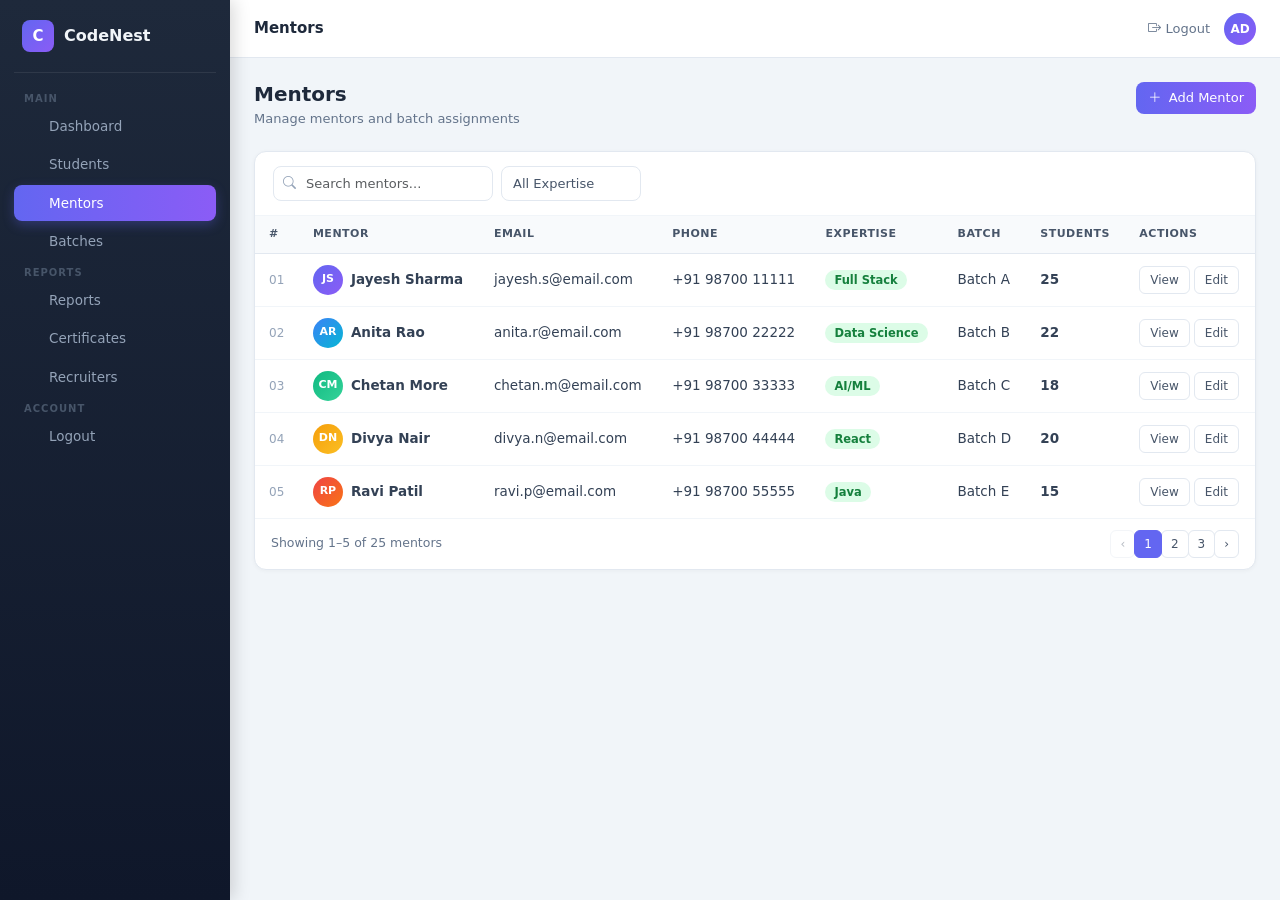
<file: mentors.html>
<!doctype html>
<html lang="en">
<head>
  <meta charset="UTF-8">
  <meta name="viewport" content="width=device-width, initial-scale=1.0">
  <title>CodeNest – Mentors</title>
  <link rel="preconnect" href="https://cdn.jsdelivr.net" crossorigin>
  <link rel="dns-prefetch" href="https://cdn.jsdelivr.net">
  <link href="https://cdn.jsdelivr.net/npm/bootstrap@5.3.0/dist/css/bootstrap.min.css" rel="stylesheet">
  <link href="https://cdn.jsdelivr.net/npm/bootstrap-icons@1.11.0/font/bootstrap-icons.css" rel="stylesheet">
  <link rel="stylesheet" href="style.css">
</head>
<body>

<input type="checkbox" id="menu-toggle" hidden>

<!-- SIDEBAR -->
<div class="sidebar">
  <div class="brand">
    <div class="brand-icon">C</div>
    <span class="brand-name">CodeNest</span>
  </div>
  <span class="nav-label">Main</span>
  <a href="index.html"><span class="ni"></span> Dashboard</a>
  <a href="students.html"><span class="ni"></span> Students</a>
  <a href="mentors.html" class="active"><span class="ni"></span> Mentors</a>
  <a href="batches.html"><span class="ni"></span> Batches</a>
  <span class="nav-label">Reports</span>
  <a href="reports.html"><span class="ni"></span> Reports</a>
  <a href="certificates.html"><span class="ni"></span> Certificates</a>
  <a href="recruiters.html"><span class="ni"></span> Recruiters</a>
  <span class="nav-label">Account</span>
  <a href="login.html"><span class="ni"></span> Logout</a>
</div>

<label for="menu-toggle" class="sidebar-overlay"></label>

<!-- MAIN -->
<div class="main-wrapper">

  <!-- TOPBAR -->
  <div class="topbar">
    <div class="d-flex align-items-center gap-2">
      <label for="menu-toggle" class="menu-toggle"><i class="bi bi-list"></i></label>
      <span class="topbar-title">Mentors</span>
    </div>
    <div class="topbar-right">
      <a href="login.html"><i class="bi bi-box-arrow-right"></i> Logout</a>
      <div class="topbar-avatar">AD</div>
    </div>
  </div>

  <div class="page-content">
    <div class="page-header">
      <div>
        <h3>Mentors</h3>
        <p>Manage mentors and batch assignments</p>
      </div>
      <a href="#addMentorModal" class="btn btn-primary" data-bs-toggle="modal">
        <i class="bi bi-plus-lg me-1"></i> Add Mentor
      </a>
    </div>

    <div class="card">
      <div class="card-hdr">
        <div class="filter-bar">
          <div class="search-wrap">
            <i class="bi bi-search search-ico"></i>
            <input type="text" class="form-control search-width" placeholder="Search mentors...">
          </div>
          <select class="form-select select-width-lg">
            <option value="">All Expertise</option>
            <option>Full Stack</option>
            <option>Data Science</option>
            <option>AI/ML</option>
            <option>React</option>
            <option>Java</option>
          </select>
        </div>
      </div>

      <div class="table-wrap">
        <table class="data-table">
          <thead>
            <tr>
              <th>#</th>
              <th>Mentor</th>
              <th>Email</th>
              <th>Phone</th>
              <th>Expertise</th>
              <th>Batch</th>
              <th>Students</th>
              <th>Actions</th>
            </tr>
          </thead>
          <tbody>
            <tr>
              <td class="small-muted">01</td>
              <td><div class="d-flex align-items-center gap-2"><div class="av av-p">JS</div><strong>Jayesh Sharma</strong></div></td>
              <td>jayesh.s@email.com</td>
              <td>+91 98700 11111</td>
              <td><span class="tag-skill">Full Stack</span></td>
              <td>Batch A</td>
              <td class="count-highlight">25</td>
              <td>
                <div class="d-flex gap-1">
                  <a href="#viewMentorModal" class="btn btn-outline-secondary btn-sm" data-bs-toggle="modal">View</a>
                  <a href="#editMentorModal" class="btn btn-outline-secondary btn-sm" data-bs-toggle="modal">Edit</a>
                </div>
              </td>
            </tr>
            <tr>
              <td class="small-muted">02</td>
              <td><div class="d-flex align-items-center gap-2"><div class="av av-b">AR</div><strong>Anita Rao</strong></div></td>
              <td>anita.r@email.com</td>
              <td>+91 98700 22222</td>
              <td><span class="tag-skill">Data Science</span></td>
              <td>Batch B</td>
              <td class="count-highlight">22</td>
              <td>
                <div class="d-flex gap-1">
                  <a href="#viewMentorModal" class="btn btn-outline-secondary btn-sm" data-bs-toggle="modal">View</a>
                  <a href="#editMentorModal" class="btn btn-outline-secondary btn-sm" data-bs-toggle="modal">Edit</a>
                </div>
              </td>
            </tr>
            <tr>
              <td class="small-muted">03</td>
              <td><div class="d-flex align-items-center gap-2"><div class="av av-g">CM</div><strong>Chetan More</strong></div></td>
              <td>chetan.m@email.com</td>
              <td>+91 98700 33333</td>
              <td><span class="tag-skill">AI/ML</span></td>
              <td>Batch C</td>
              <td class="count-highlight">18</td>
              <td>
                <div class="d-flex gap-1">
                  <a href="#viewMentorModal" class="btn btn-outline-secondary btn-sm" data-bs-toggle="modal">View</a>
                  <a href="#editMentorModal" class="btn btn-outline-secondary btn-sm" data-bs-toggle="modal">Edit</a>
                </div>
              </td>
            </tr>
            <tr>
              <td class="small-muted">04</td>
              <td><div class="d-flex align-items-center gap-2"><div class="av av-a">DN</div><strong>Divya Nair</strong></div></td>
              <td>divya.n@email.com</td>
              <td>+91 98700 44444</td>
              <td><span class="tag-skill">React</span></td>
              <td>Batch D</td>
              <td class="count-highlight">20</td>
              <td>
                <div class="d-flex gap-1">
                  <a href="#viewMentorModal" class="btn btn-outline-secondary btn-sm" data-bs-toggle="modal">View</a>
                  <a href="#editMentorModal" class="btn btn-outline-secondary btn-sm" data-bs-toggle="modal">Edit</a>
                </div>
              </td>
            </tr>
            <tr>
              <td class="small-muted">05</td>
              <td><div class="d-flex align-items-center gap-2"><div class="av av-r">RP</div><strong>Ravi Patil</strong></div></td>
              <td>ravi.p@email.com</td>
              <td>+91 98700 55555</td>
              <td><span class="tag-skill">Java</span></td>
              <td>Batch E</td>
              <td class="count-highlight">15</td>
              <td>
                <div class="d-flex gap-1">
                  <a href="#viewMentorModal" class="btn btn-outline-secondary btn-sm" data-bs-toggle="modal">View</a>
                  <a href="#editMentorModal" class="btn btn-outline-secondary btn-sm" data-bs-toggle="modal">Edit</a>
                </div>
              </td>
            </tr>
          </tbody>
        </table>
      </div>

      <div class="pag-bar">
        <span>Showing 1–5 of 25 mentors</span>
        <nav>
          <ul class="pagination pagination-sm mb-0">
            <li class="page-item disabled"><a class="page-link" href="#">‹</a></li>
            <li class="page-item active"><a class="page-link" href="#">1</a></li>
            <li class="page-item"><a class="page-link" href="#">2</a></li>
            <li class="page-item"><a class="page-link" href="#">3</a></li>
            <li class="page-item"><a class="page-link" href="#">›</a></li>
          </ul>
        </nav>
      </div>
    </div>
  </div>
</div>

<!-- ADD MENTOR MODAL -->
<div class="modal fade" id="addMentorModal" tabindex="-1" aria-modal="true" role="dialog">
  <div class="modal-dialog modal-dialog-centered">
    <div class="modal-content">
      <div class="modal-header">
        <h5 class="modal-title">Add New Mentor</h5>
        <button type="button" class="btn-close" data-bs-dismiss="modal" aria-label="Close"></button>
      </div>
      <div class="modal-body">
        <div class="row g-3">
          <div class="col-6">
            <label class="form-label">First Name</label>
            <input type="text" class="form-control" placeholder="First name">
          </div>
          <div class="col-6">
            <label class="form-label">Last Name</label>
            <input type="text" class="form-control" placeholder="Last name">
          </div>
          <div class="col-12">
            <label class="form-label">Email</label>
            <input type="email" class="form-control" placeholder="mentor@email.com">
          </div>
          <div class="col-6">
            <label class="form-label">Phone</label>
            <input type="tel" class="form-control" placeholder="+91 XXXXX XXXXX">
          </div>
          <div class="col-6">
            <label class="form-label">Expertise</label>
            <select class="form-select">
              <option value="">Select</option>
              <option>Full Stack</option>
              <option>Data Science</option>
              <option>AI/ML</option>
              <option>React</option>
              <option>Java</option>
            </select>
          </div>
          <div class="col-12">
            <label class="form-label">Assign Batch</label>
            <select class="form-select">
              <option value="">Select batch</option>
              <option>Batch A</option>
              <option>Batch B</option>
              <option>Batch C</option>
            </select>
          </div>
        </div>
      </div>
      <div class="modal-footer">
        <button type="button" class="btn btn-outline-secondary" data-bs-dismiss="modal">Cancel</button>
        <button type="button" class="btn btn-primary">Add Mentor</button>
      </div>
    </div>
  </div>
</div>

<!-- EDIT MENTOR MODAL -->
<div class="modal fade" id="editMentorModal" tabindex="-1" aria-modal="true" role="dialog">
  <div class="modal-dialog modal-dialog-centered">
    <div class="modal-content">
      <div class="modal-header">
        <h5 class="modal-title">Edit Mentor</h5>
        <button type="button" class="btn-close" data-bs-dismiss="modal" aria-label="Close"></button>
      </div>
      <div class="modal-body">
        <div class="row g-3">
          <div class="col-6">
            <label class="form-label">First Name</label>
            <input type="text" class="form-control" value="Jayesh">
          </div>
          <div class="col-6">
            <label class="form-label">Last Name</label>
            <input type="text" class="form-control" value="Sharma">
          </div>
          <div class="col-12">
            <label class="form-label">Email</label>
            <input type="email" class="form-control" value="jayesh.s@email.com">
          </div>
          <div class="col-6">
            <label class="form-label">Phone</label>
            <input type="tel" class="form-control" value="+91 98700 11111">
          </div>
          <div class="col-6">
            <label class="form-label">Expertise</label>
            <select class="form-select">
              <option selected>Full Stack</option>
              <option>Data Science</option>
              <option>AI/ML</option>
            </select>
          </div>
          <div class="col-12">
            <label class="form-label">Batch</label>
            <select class="form-select">
              <option selected>Batch A</option>
              <option>Batch B</option>
              <option>Batch C</option>
            </select>
          </div>
        </div>
      </div>
      <div class="modal-footer">
        <button type="button" class="btn btn-outline-secondary" data-bs-dismiss="modal">Cancel</button>
        <button type="button" class="btn btn-primary">Save Changes</button>
      </div>
    </div>
  </div>
</div>

<!-- VIEW MENTOR MODAL -->
<div class="modal fade" id="viewMentorModal" tabindex="-1" aria-modal="true" role="dialog">
  <div class="modal-dialog modal-dialog-centered">
    <div class="modal-content">
      <div class="modal-header">
        <h5 class="modal-title">Mentor Profile</h5>
        <button type="button" class="btn-close" data-bs-dismiss="modal" aria-label="Close"></button>
      </div>
      <div class="modal-body">
        <div class="text-center mb-3">
          <div class="av av-p av-lg mx-auto mb-2">JS</div>
          <h6 class="mb-0 fw-bold">Jayesh Sharma</h6>
          <span class="tag-skill">Full Stack</span>
        </div>
        <table class="table table-borderless modal-table">
          <tr><td class="text-muted col-40">Email</td><td>jayesh.s@email.com</td></tr>
          <tr><td class="text-muted">Phone</td><td>+91 98700 11111</td></tr>
          <tr><td class="text-muted">Batch</td><td>Batch A</td></tr>
          <tr><td class="text-muted">Students</td><td>25</td></tr>
        </table>
      </div>
      <div class="modal-footer">
        <button type="button" class="btn btn-outline-secondary" data-bs-dismiss="modal">Close</button>
      </div>
    </div>
  </div>
</div>

<script src="https://cdn.jsdelivr.net/npm/bootstrap@5.3.0/dist/js/bootstrap.bundle.min.js" defer></script>
</body>
</html>
</file>
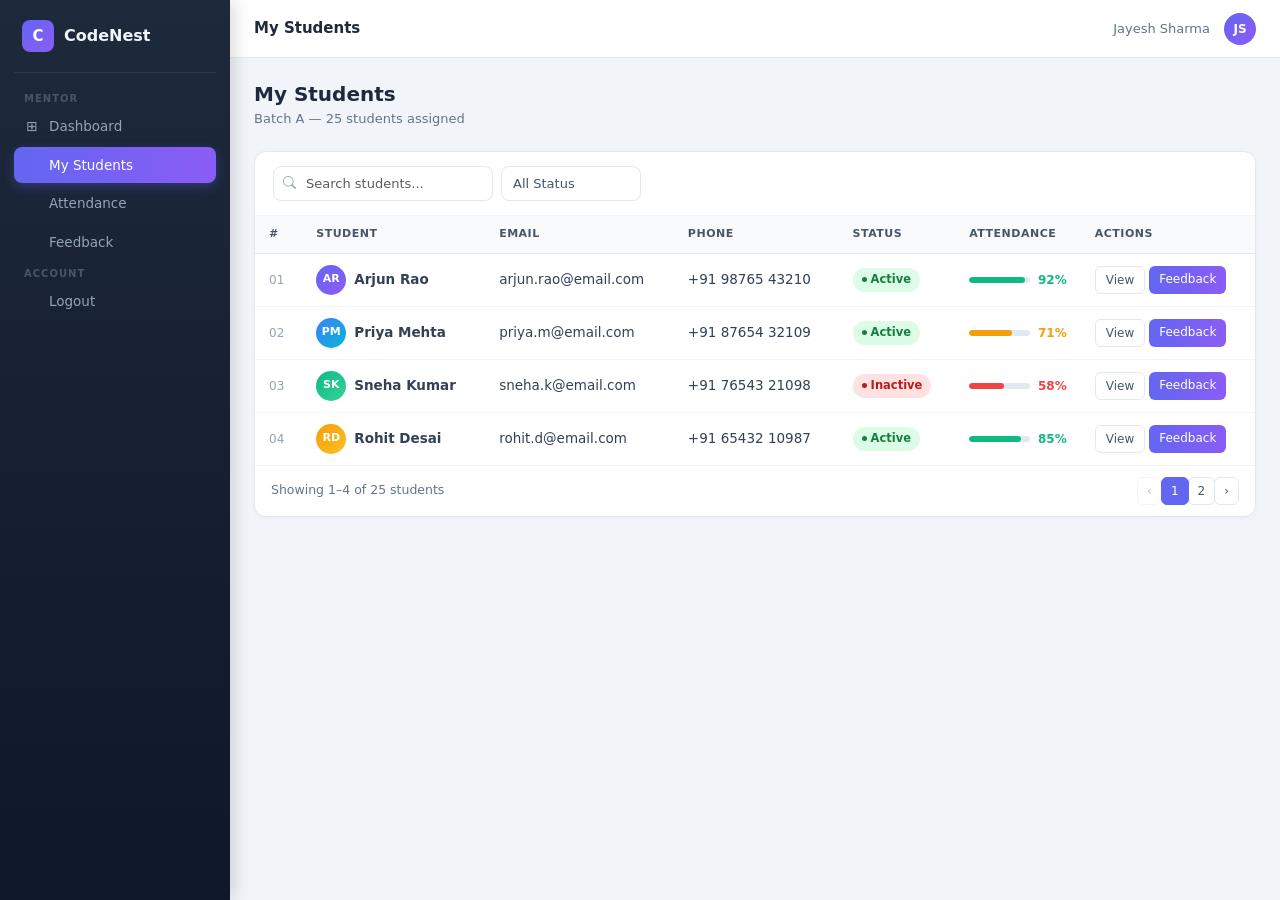
<file: mystudents.html>
<!doctype html>
<html lang="en">
<head>
  <meta charset="UTF-8">
  <meta name="viewport" content="width=device-width, initial-scale=1.0">
  <title>CodeNest – My Students</title>
  <link rel="preconnect" href="https://cdn.jsdelivr.net" crossorigin>
  <link rel="dns-prefetch" href="https://cdn.jsdelivr.net">
  <link href="https://cdn.jsdelivr.net/npm/bootstrap@5.3.0/dist/css/bootstrap.min.css" rel="stylesheet">
  <link href="https://cdn.jsdelivr.net/npm/bootstrap-icons@1.11.0/font/bootstrap-icons.css" rel="stylesheet">
  <link rel="stylesheet" href="style.css">
</head>
<body>

<input type="checkbox" id="menu-toggle" hidden>

<!-- SIDEBAR -->
<div class="sidebar">
  <div class="brand">
    <div class="brand-icon">C</div>
    <span class="brand-name">CodeNest</span>
  </div>
  <span class="nav-label">Mentor</span>
  <a href="mentor-dashboard.html"><span class="ni">⊞</span> Dashboard</a>
  <a href="mystudents.html" class="active"><span class="ni"></span> My Students</a>
  <a href="attendance.html"><span class="ni"></span> Attendance</a>
  <a href="feedback.html"><span class="ni"></span> Feedback</a>
  <span class="nav-label">Account</span>
  <a href="login.html"><span class="ni"></span> Logout</a>
</div>

<label for="menu-toggle" class="sidebar-overlay"></label>

<!-- MAIN -->
<div class="main-wrapper">

  <!-- TOPBAR -->
  <div class="topbar">
    <div class="d-flex align-items-center gap-2">
      <label for="menu-toggle" class="menu-toggle"><i class="bi bi-list"></i></label>
      <span class="topbar-title">My Students</span>
    </div>
    <div class="topbar-right">
      <span class="mentor-name">Jayesh Sharma</span>
      <div class="topbar-avatar">JS</div>
    </div>
  </div>

  <div class="page-content">
    <div class="page-header">
      <div>
        <h3>My Students</h3>
        <p>Batch A — 25 students assigned</p>
      </div>
    </div>

    <div class="card">
      <div class="card-hdr">
        <div class="filter-bar">
          <div class="search-wrap">
            <i class="bi bi-search search-ico"></i>
            <input type="text" class="form-control search-input" placeholder="Search students...">
          </div>
          <select class="form-select filter-select">
            <option value="">All Status</option>
            <option>Active</option>
            <option>Inactive</option>
          </select>
        </div>
      </div>

      <div class="table-wrap">
        <table class="data-table">
          <thead>
            <tr>
              <th>#</th>
              <th>Student</th>
              <th>Email</th>
              <th>Phone</th>
              <th>Status</th>
              <th>Attendance</th>
              <th>Actions</th>
            </tr>
          </thead>
          <tbody>
            <tr>
              <td class="index">01</td>
              <td><div class="d-flex align-items-center gap-2"><div class="av av-p">AR</div><strong>Arjun Rao</strong></div></td>
              <td>arjun.rao@email.com</td>
              <td>+91 98765 43210</td>
              <td><span class="bs bs-active">Active</span></td>
              <td>
                <div class="d-flex align-items-center gap-2">
                  <div class="prog-bar"><div class="prog-fill prog-green w-92"></div></div>
                  <span class="percent percent-green">92%</span>
                </div>
              </td>
              <td>
                <div class="d-flex gap-1">
                  <a href="#viewStudentModal" class="btn btn-outline-secondary btn-sm" data-bs-toggle="modal">View</a>
                  <a href="feedback.html" class="btn btn-primary btn-sm">Feedback</a>
                </div>
              </td>
            </tr>
            <tr>
              <td class="index">02</td>
              <td><div class="d-flex align-items-center gap-2"><div class="av av-b">PM</div><strong>Priya Mehta</strong></div></td>
              <td>priya.m@email.com</td>
              <td>+91 87654 32109</td>
              <td><span class="bs bs-active">Active</span></td>
              <td>
                <div class="d-flex align-items-center gap-2">
                  <div class="prog-bar"><div class="prog-fill prog-amber w-71"></div></div>
                  <span class="percent percent-amber">71%</span>
                </div>
              </td>
              <td>
                <div class="d-flex gap-1">
                  <a href="#viewStudentModal" class="btn btn-outline-secondary btn-sm" data-bs-toggle="modal">View</a>
                  <a href="feedback.html" class="btn btn-primary btn-sm">Feedback</a>
                </div>
              </td>
            </tr>
            <tr>
              <td class="index">03</td>
              <td><div class="d-flex align-items-center gap-2"><div class="av av-g">SK</div><strong>Sneha Kumar</strong></div></td>
              <td>sneha.k@email.com</td>
              <td>+91 76543 21098</td>
              <td><span class="bs bs-inactive">Inactive</span></td>
              <td>
                <div class="d-flex align-items-center gap-2">
                  <div class="prog-bar"><div class="prog-fill prog-red w-58"></div></div>
                  <span class="percent percent-red">58%</span>
                </div>
              </td>
              <td>
                <div class="d-flex gap-1">
                  <a href="#viewStudentModal" class="btn btn-outline-secondary btn-sm" data-bs-toggle="modal">View</a>
                  <a href="feedback.html" class="btn btn-primary btn-sm">Feedback</a>
                </div>
              </td>
            </tr>
            <tr>
              <td class="index">04</td>
              <td><div class="d-flex align-items-center gap-2"><div class="av av-a">RD</div><strong>Rohit Desai</strong></div></td>
              <td>rohit.d@email.com</td>
              <td>+91 65432 10987</td>
              <td><span class="bs bs-active">Active</span></td>
              <td>
                <div class="d-flex align-items-center gap-2">
                  <div class="prog-bar"><div class="prog-fill prog-green w-85"></div></div>
                  <span class="percent percent-green">85%</span>
                </div>
              </td>
              <td>
                <div class="d-flex gap-1">
                  <a href="#viewStudentModal" class="btn btn-outline-secondary btn-sm" data-bs-toggle="modal">View</a>
                  <a href="feedback.html" class="btn btn-primary btn-sm">Feedback</a>
                </div>
              </td>
            </tr>
          </tbody>
        </table>
      </div>

      <div class="pag-bar">
        <span>Showing 1–4 of 25 students</span>
        <nav>
          <ul class="pagination pagination-sm mb-0">
            <li class="page-item disabled"><a class="page-link" href="#">‹</a></li>
            <li class="page-item active"><a class="page-link" href="#">1</a></li>
            <li class="page-item"><a class="page-link" href="#">2</a></li>
            <li class="page-item"><a class="page-link" href="#">›</a></li>
          </ul>
        </nav>
      </div>
    </div>
  </div>
</div>

<!-- VIEW STUDENT MODAL -->
<div class="modal fade" id="viewStudentModal" tabindex="-1" aria-modal="true" role="dialog">
  <div class="modal-dialog modal-dialog-centered">
    <div class="modal-content">
      <div class="modal-header">
        <h5 class="modal-title">Student Profile</h5>
        <button type="button" class="btn-close" data-bs-dismiss="modal" aria-label="Close"></button>
      </div>
      <div class="modal-body">
        <div class="text-center mb-3">
          <div class="av av-p av-lg mx-auto mb-2">AR</div>
          <h6 class="mb-0 fw-bold">Arjun Rao</h6>
          <span class="bs bs-active">Active</span>
        </div>
        <table class="table table-borderless modal-table">
          <tr><td class="text-muted">Email</td><td>arjun.rao@email.com</td></tr>
          <tr><td class="text-muted">Phone</td><td>+91 98765 43210</td></tr>
          <tr><td class="text-muted">Batch</td><td>Batch A</td></tr>
          <tr><td class="text-muted">Attendance</td><td class="att-green">92%</td></tr>
          <tr><td class="text-muted">Last Feedback</td><td>2 days ago</td></tr>
        </table>
      </div>
      <div class="modal-footer">
        <button type="button" class="btn btn-outline-secondary" data-bs-dismiss="modal">Close</button>
        <a href="feedback.html" class="btn btn-primary">Give Feedback</a>
      </div>
    </div>
  </div>
</div>

<script src="https://cdn.jsdelivr.net/npm/bootstrap@5.3.0/dist/js/bootstrap.bundle.min.js" defer></script>
</body>
</html>
</file>
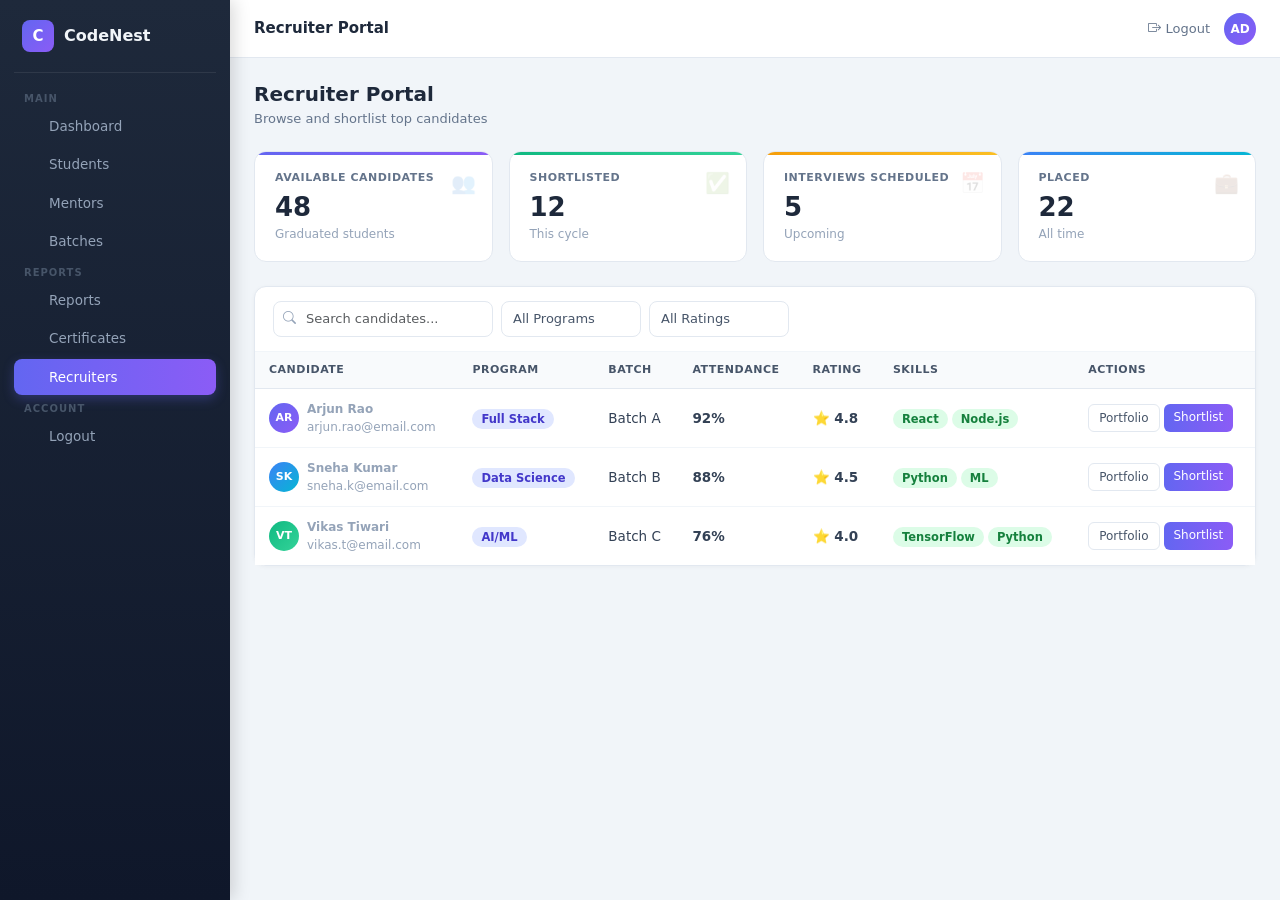
<file: recruiters.html>
<!doctype html>
<html lang="en">
<head>
  <meta charset="UTF-8">
  <meta name="viewport" content="width=device-width, initial-scale=1.0">
  <title>CodeNest – Recruiters</title>
  <link rel="preconnect" href="https://cdn.jsdelivr.net" crossorigin>
  <link rel="dns-prefetch" href="https://cdn.jsdelivr.net">
  <link href="https://cdn.jsdelivr.net/npm/bootstrap@5.3.0/dist/css/bootstrap.min.css" rel="stylesheet">
  <link href="https://cdn.jsdelivr.net/npm/bootstrap-icons@1.11.0/font/bootstrap-icons.css" rel="stylesheet">
  <link rel="stylesheet" href="style.css">
</head>
<body>

<input type="checkbox" id="menu-toggle" hidden>

<!-- SIDEBAR -->
<div class="sidebar">
  <div class="brand">
    <div class="brand-icon">C</div>
    <span class="brand-name">CodeNest</span>
  </div>
  <span class="nav-label">Main</span>
  <a href="index.html"><span class="ni"></span> Dashboard</a>
  <a href="students.html"><span class="ni"></span> Students</a>
  <a href="mentors.html"><span class="ni"></span> Mentors</a>
  <a href="batches.html"><span class="ni"></span> Batches</a>
  <span class="nav-label">Reports</span>
  <a href="reports.html"><span class="ni"></span> Reports</a>
  <a href="certificates.html"><span class="ni"></span> Certificates</a>
  <a href="recruiters.html" class="active"><span class="ni"></span> Recruiters</a>
  <span class="nav-label">Account</span>
  <a href="login.html"><span class="ni"></span> Logout</a>
</div>

<label for="menu-toggle" class="sidebar-overlay"></label>

<!-- MAIN -->
<div class="main-wrapper">

  <!-- TOPBAR -->
  <div class="topbar">
    <div class="d-flex align-items-center gap-2">
      <label for="menu-toggle" class="menu-toggle"><i class="bi bi-list"></i></label>
      <span class="topbar-title">Recruiter Portal</span>
    </div>
    <div class="topbar-right">
      <a href="login.html"><i class="bi bi-box-arrow-right"></i> Logout</a>
      <div class="topbar-avatar">AD</div>
    </div>
  </div>

  <div class="page-content">
    <div class="page-header">
      <div>
        <h3>Recruiter Portal</h3>
        <p>Browse and shortlist top candidates</p>
      </div>
    </div>

    <!-- STATS -->
    <div class="row g-3 mb-4">
      <div class="col-6 col-md-3">
        <div class="stat-card sc-purple">
          <div class="stat-icon">👥</div>
          <div class="stat-label">Available Candidates</div>
          <div class="stat-value">48</div>
          <div class="stat-sub">Graduated students</div>
        </div>
      </div>
      <div class="col-6 col-md-3">
        <div class="stat-card sc-green">
          <div class="stat-icon">✅</div>
          <div class="stat-label">Shortlisted</div>
          <div class="stat-value">12</div>
          <div class="stat-sub">This cycle</div>
        </div>
      </div>
      <div class="col-6 col-md-3">
        <div class="stat-card sc-amber">
          <div class="stat-icon">📅</div>
          <div class="stat-label">Interviews Scheduled</div>
          <div class="stat-value">5</div>
          <div class="stat-sub">Upcoming</div>
        </div>
      </div>
      <div class="col-6 col-md-3">
        <div class="stat-card sc-blue">
          <div class="stat-icon">💼</div>
          <div class="stat-label">Placed</div>
          <div class="stat-value">22</div>
          <div class="stat-sub">All time</div>
        </div>
      </div>
    </div>

    <!-- TABLE -->
    <div class="card">
      <div class="card-hdr">
        <div class="filter-bar">
          <div class="search-wrap">
            <i class="bi bi-search search-ico"></i>
            <input type="text" class="form-control search-input" placeholder="Search candidates...">
          </div>
          <select class="form-select filter-program">
            <option>All Programs</option>
            <option>Full Stack</option>
            <option>Data Science</option>
            <option>AI/ML</option>
          </select>
          <select class="form-select filter-rating">
            <option>All Ratings</option>
            <option>4.5 and above</option>
            <option>4.0 and above</option>
          </select>
        </div>
      </div>

      <div class="table-wrap">
        <table class="data-table">
          <thead>
            <tr>
              <th>Candidate</th>
              <th>Program</th>
              <th>Batch</th>
              <th>Attendance</th>
              <th>Rating</th>
              <th>Skills</th>
              <th>Actions</th>
            </tr>
          </thead>
          <tbody>
            <tr>
              <td>
                <div class="d-flex align-items-center gap-2">
                  <div class="av av-p">AR</div>
                  <div><div class="name">Arjun Rao</div><div class="email">arjun.rao@email.com</div></div>
                </div>
              </td>
              <td><span class="tag-program">Full Stack</span></td>
              <td>Batch A</td>
              <td class="att-green">92%</td>
              <td class="rating">⭐ 4.8</td>
              <td><span class="tag-skill me-1">React</span><span class="tag-skill">Node.js</span></td>
              <td>
                <div class="d-flex gap-1">
                  <a href="#portfolioModal" class="btn btn-outline-secondary btn-sm" data-bs-toggle="modal">Portfolio</a>
                  <a href="#shortlistModal" class="btn btn-primary btn-sm" data-bs-toggle="modal">Shortlist</a>
                </div>
              </td>
            </tr>
            <tr>
              <td>
                <div class="d-flex align-items-center gap-2">
                  <div class="av av-b">SK</div>
                  <div><div class="name">Sneha Kumar</div><div class="email">sneha.k@email.com</div></div>
                </div>
              </td>
              <td><span class="tag-program">Data Science</span></td>
              <td>Batch B</td>
              <td class="att-green">88%</td>
              <td class="rating">⭐ 4.5</td>
              <td><span class="tag-skill me-1">Python</span><span class="tag-skill">ML</span></td>
              <td>
                <div class="d-flex gap-1">
                  <a href="#portfolioModal" class="btn btn-outline-secondary btn-sm" data-bs-toggle="modal">Portfolio</a>
                  <a href="#shortlistModal" class="btn btn-primary btn-sm" data-bs-toggle="modal">Shortlist</a>
                </div>
              </td>
            </tr>
            <tr>
              <td>
                <div class="d-flex align-items-center gap-2">
                  <div class="av av-g">VT</div>
                  <div><div class="name">Vikas Tiwari</div><div class="email">vikas.t@email.com</div></div>
                </div>
              </td>
              <td><span class="tag-program">AI/ML</span></td>
              <td>Batch C</td>
              <td class="att-amber">76%</td>
              <td class="rating">⭐ 4.0</td>
              <td><span class="tag-skill me-1">TensorFlow</span><span class="tag-skill">Python</span></td>
              <td>
                <div class="d-flex gap-1">
                  <a href="#portfolioModal" class="btn btn-outline-secondary btn-sm" data-bs-toggle="modal">Portfolio</a>
                  <a href="#shortlistModal" class="btn btn-primary btn-sm" data-bs-toggle="modal">Shortlist</a>
                </div>
              </td>
            </tr>
          </tbody>
        </table>
      </div>
    </div>

  </div>
</div>

<!-- PORTFOLIO MODAL -->
<div class="modal fade" id="portfolioModal" tabindex="-1" aria-modal="true" role="dialog">
  <div class="modal-dialog modal-dialog-centered">
    <div class="modal-content">
      <div class="modal-header">
        <h5 class="modal-title">Candidate Portfolio</h5>
        <button type="button" class="btn-close" data-bs-dismiss="modal" aria-label="Close"></button>
      </div>
      <div class="modal-body">
        <div class="text-center mb-3">
          <div class="av av-p av-lg mx-auto mb-2">AR</div>
          <h6 class="mb-0 fw-bold">Arjun Rao</h6>
          <span class="tag-program">Full Stack</span>
        </div>
        <table class="table table-borderless modal-table">
          <tr><td class="text-muted col-40">Batch</td><td>Batch A</td></tr>
          <tr><td class="text-muted">Attendance</td><td class="att-green">92%</td></tr>
          <tr><td class="text-muted">Rating</td><td class="rating">⭐ 4.8</td></tr>
          <tr><td class="text-muted">Skills</td><td><span class="tag-skill me-1">React</span><span class="tag-skill">Node.js</span></td></tr>
        </table>
      </div>
      <div class="modal-footer">
        <button type="button" class="btn btn-outline-secondary" data-bs-dismiss="modal">Close</button>
        <a href="#shortlistModal" class="btn btn-primary" data-bs-toggle="modal">Shortlist</a>
      </div>
    </div>
  </div>
</div>

<!-- SHORTLIST MODAL -->
<div class="modal fade" id="shortlistModal" tabindex="-1" aria-modal="true" role="dialog">
  <div class="modal-dialog modal-dialog-centered">
    <div class="modal-content">
      <div class="modal-header">
        <h5 class="modal-title">Shortlist Candidate</h5>
        <button type="button" class="btn-close" data-bs-dismiss="modal" aria-label="Close"></button>
      </div>
      <div class="modal-body text-center">
        <div class="delete-icon">✅</div>
        <h6 class="fw-bold mb-1">Shortlist Arjun Rao?</h6>
        <p class="delete-text">This candidate will be added to your shortlist for further evaluation.</p>
      </div>
      <div class="modal-footer">
        <button type="button" class="btn btn-outline-secondary" data-bs-dismiss="modal">Cancel</button>
        <button type="button" class="btn btn-primary">Confirm Shortlist</button>
      </div>
    </div>
  </div>
</div>

<script src="https://cdn.jsdelivr.net/npm/bootstrap@5.3.0/dist/js/bootstrap.bundle.min.js" defer></script>
</body>
</html>
</file>
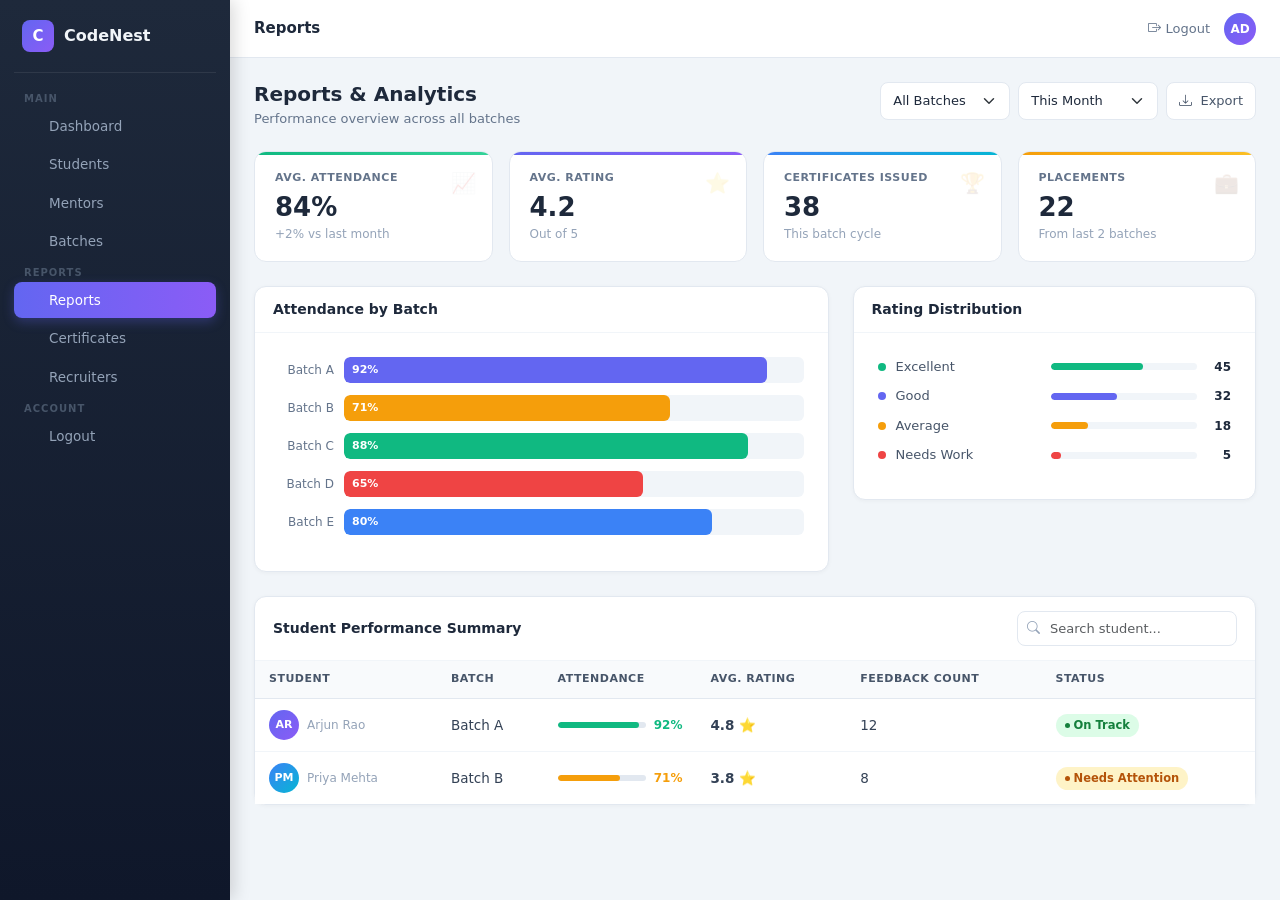
<file: reports.html>
<!doctype html>
<html lang="en">
<head>
  <meta charset="UTF-8">
  <meta name="viewport" content="width=device-width, initial-scale=1.0">
  <title>CodeNest – Reports</title>
  <link rel="preconnect" href="https://cdn.jsdelivr.net" crossorigin>
  <link rel="dns-prefetch" href="https://cdn.jsdelivr.net">
  <link href="https://cdn.jsdelivr.net/npm/bootstrap@5.3.0/dist/css/bootstrap.min.css" rel="stylesheet">
  <link href="https://cdn.jsdelivr.net/npm/bootstrap-icons@1.11.0/font/bootstrap-icons.css" rel="stylesheet">
  <link rel="stylesheet" href="style.css">
</head>
<body>

<input type="checkbox" id="menu-toggle" hidden>

<!-- SIDEBAR -->
<div class="sidebar">
  <div class="brand">
    <div class="brand-icon">C</div>
    <span class="brand-name">CodeNest</span>
  </div>
  <span class="nav-label">Main</span>
  <a href="index.html"><span class="ni"></span> Dashboard</a>
  <a href="students.html"><span class="ni"></span> Students</a>
  <a href="mentors.html"><span class="ni"></span> Mentors</a>
  <a href="batches.html"><span class="ni"></span> Batches</a>
  <span class="nav-label">Reports</span>
  <a href="reports.html" class="active"><span class="ni"></span> Reports</a>
  <a href="certificates.html"><span class="ni"></span> Certificates</a>
  <a href="recruiters.html"><span class="ni"></span> Recruiters</a>
  <span class="nav-label">Account</span>
  <a href="login.html"><span class="ni"></span> Logout</a>
</div>

<label for="menu-toggle" class="sidebar-overlay"></label>

<!-- MAIN -->
<div class="main-wrapper">

  <!-- TOPBAR -->
  <div class="topbar">
    <div class="d-flex align-items-center gap-2">
      <label for="menu-toggle" class="menu-toggle"><i class="bi bi-list"></i></label>
      <span class="topbar-title">Reports</span>
    </div>
    <div class="topbar-right">
      <a href="login.html"><i class="bi bi-box-arrow-right"></i> Logout</a>
      <div class="topbar-avatar">AD</div>
    </div>
  </div>

  <div class="page-content">
    <div class="page-header">
      <div>
        <h3>Reports & Analytics</h3>
        <p>Performance overview across all batches</p>
      </div>
      <div class="d-flex gap-2 flex-wrap">
        <select class="form-select report-select-sm">
          <option>All Batches</option>
          <option>Batch A</option>
          <option>Batch B</option>
        </select>
        <select class="form-select report-select-md">
          <option>This Month</option>
          <option>Last Month</option>
          <option>Last 3 Months</option>
        </select>
        <button class="btn btn-outline-secondary">
          <i class="bi bi-download me-1"></i> Export
        </button>
      </div>
    </div>

    <!-- STAT CARDS -->
    <div class="row g-3 mb-4">
      <div class="col-6 col-md-3">
        <div class="stat-card sc-green">
          <div class="stat-icon">📈</div>
          <div class="stat-label">Avg. Attendance</div>
          <div class="stat-value">84%</div>
          <div class="stat-sub">+2% vs last month</div>
        </div>
      </div>
      <div class="col-6 col-md-3">
        <div class="stat-card sc-purple">
          <div class="stat-icon">⭐</div>
          <div class="stat-label">Avg. Rating</div>
          <div class="stat-value">4.2</div>
          <div class="stat-sub">Out of 5</div>
        </div>
      </div>
      <div class="col-6 col-md-3">
        <div class="stat-card sc-blue">
          <div class="stat-icon">🏆</div>
          <div class="stat-label">Certificates Issued</div>
          <div class="stat-value">38</div>
          <div class="stat-sub">This batch cycle</div>
        </div>
      </div>
      <div class="col-6 col-md-3">
        <div class="stat-card sc-amber">
          <div class="stat-icon">💼</div>
          <div class="stat-label">Placements</div>
          <div class="stat-value">22</div>
          <div class="stat-sub">From last 2 batches</div>
        </div>
      </div>
    </div>

    <!-- CHARTS -->
    <div class="row g-4 mb-4">
      <div class="col-md-7">
        <div class="card">
          <div class="card-hdr"><h5>Attendance by Batch</h5></div>
          <div class="p-4">
            <div class="bar-row"><div class="bar-label">Batch A</div><div class="bar-track"><div class="bar-fill bar-a"><span>92%</span></div></div></div>
            <div class="bar-row"><div class="bar-label">Batch B</div><div class="bar-track"><div class="bar-fill bar-b"><span>71%</span></div></div></div>
            <div class="bar-row"><div class="bar-label">Batch C</div><div class="bar-track"><div class="bar-fill bar-c"><span>88%</span></div></div></div>
            <div class="bar-row"><div class="bar-label">Batch D</div><div class="bar-track"><div class="bar-fill bar-d"><span>65%</span></div></div></div>
            <div class="bar-row"><div class="bar-label">Batch E</div><div class="bar-track"><div class="bar-fill bar-e"><span>80%</span></div></div></div>
          </div>
        </div>
      </div>
      <div class="col-md-5">
        <div class="card">
          <div class="card-hdr"><h5>Rating Distribution</h5></div>
          <div class="p-4">
            <div class="rat-row"><div class="rat-dot dot-green"></div><div class="rat-label">Excellent</div><div class="rat-track"><div class="rat-fill fill-green"></div></div><div class="rat-count">45</div></div>
            <div class="rat-row"><div class="rat-dot dot-purple"></div><div class="rat-label">Good</div><div class="rat-track"><div class="rat-fill fill-purple"></div></div><div class="rat-count">32</div></div>
            <div class="rat-row"><div class="rat-dot dot-amber"></div><div class="rat-label">Average</div><div class="rat-track"><div class="rat-fill fill-amber"></div></div><div class="rat-count">18</div></div>
            <div class="rat-row"><div class="rat-dot dot-red"></div><div class="rat-label">Needs Work</div><div class="rat-track"><div class="rat-fill fill-red"></div></div><div class="rat-count">5</div></div>
          </div>
        </div>
      </div>
    </div>

    <!-- TABLE -->
    <div class="card">
      <div class="card-hdr">
        <h5>Student Performance Summary</h5>
        <div class="filter-bar">
          <div class="search-wrap">
            <i class="bi bi-search search-ico"></i>
            <input type="text" class="form-control report-search" placeholder="Search student...">
          </div>
        </div>
      </div>
      <div class="table-wrap">
        <table class="data-table">
          <thead>
            <tr>
              <th>Student</th>
              <th>Batch</th>
              <th>Attendance</th>
              <th>Avg. Rating</th>
              <th>Feedback Count</th>
              <th>Status</th>
            </tr>
          </thead>
          <tbody>
            <tr>
              <td><div class="d-flex align-items-center gap-2"><div class="av av-p">AR</div> Arjun Rao</div></td>
              <td>Batch A</td>
              <td>
                <div class="d-flex align-items-center gap-2">
                  <div class="prog-bar"><div class="prog-fill prog-green w-92"></div></div>
                  <span class="prog-text percent-green">92%</span>
                </div>
              </td>
              <td class="rating">4.8 ⭐</td>
              <td>12</td>
              <td><span class="bs bs-active">On Track</span></td>
            </tr>
            <tr>
              <td><div class="d-flex align-items-center gap-2"><div class="av av-b">PM</div> Priya Mehta</div></td>
              <td>Batch B</td>
              <td>
                <div class="d-flex align-items-center gap-2">
                  <div class="prog-bar"><div class="prog-fill prog-amber w-71"></div></div>
                  <span class="prog-text percent-amber">71%</span>
                </div>
              </td>
              <td class="rating">3.8 ⭐</td>
              <td>8</td>
              <td><span class="bs bs-upcoming">Needs Attention</span></td>
            </tr>
          </tbody>
        </table>
      </div>
    </div>

  </div>
</div>

<script src="https://cdn.jsdelivr.net/npm/bootstrap@5.3.0/dist/js/bootstrap.bundle.min.js" defer></script>
</body>
</html>
</file>
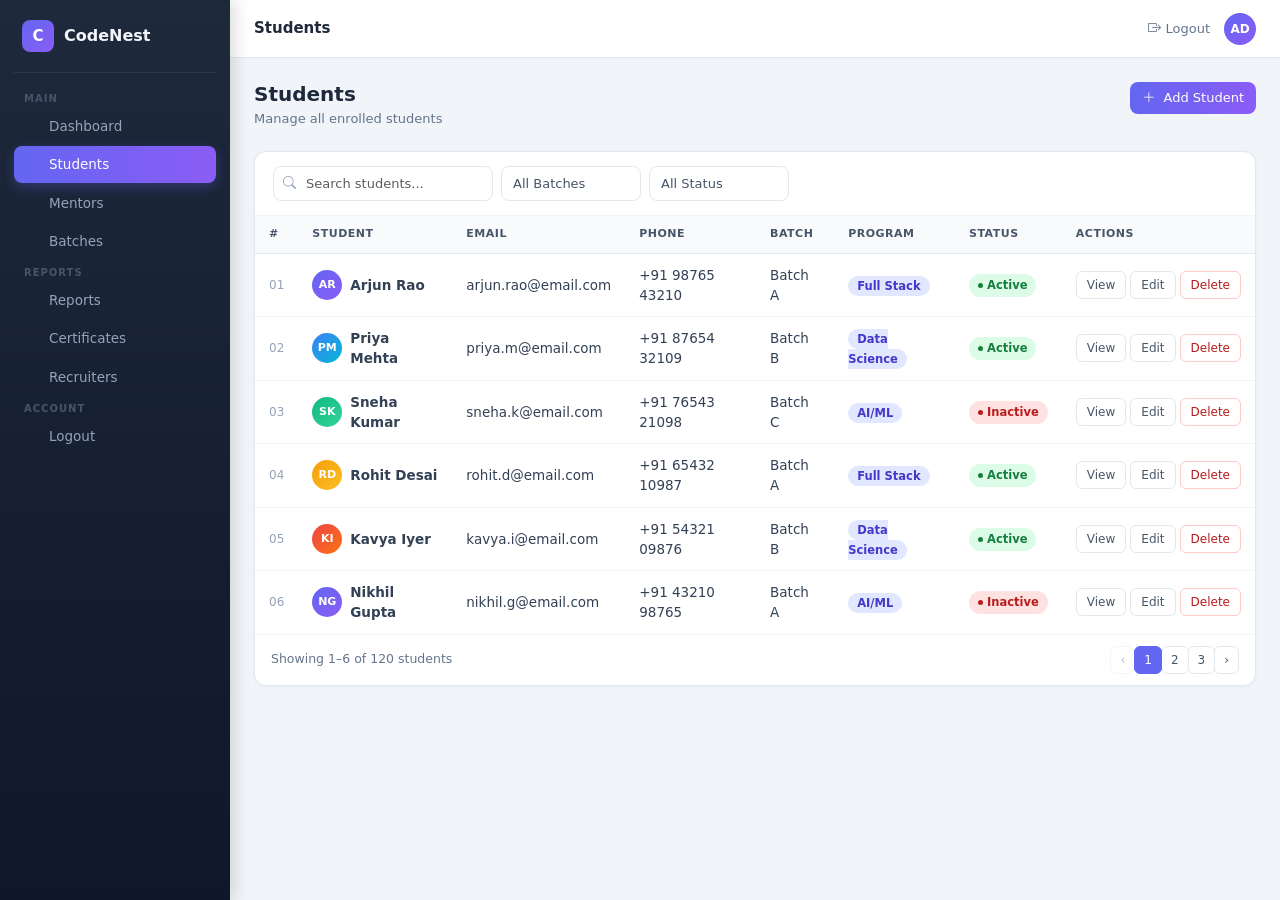
<file: students.html>
<!doctype html>
<html lang="en">
<head>
  <meta charset="UTF-8">
  <meta name="viewport" content="width=device-width, initial-scale=1.0">
  <title>CodeNest – Students</title>
  <link rel="preconnect" href="https://cdn.jsdelivr.net" crossorigin>
  <link rel="dns-prefetch" href="https://cdn.jsdelivr.net">
  <link href="https://cdn.jsdelivr.net/npm/bootstrap@5.3.0/dist/css/bootstrap.min.css" rel="stylesheet">
  <link href="https://cdn.jsdelivr.net/npm/bootstrap-icons@1.11.0/font/bootstrap-icons.css" rel="stylesheet">
  <link rel="stylesheet" href="style.css">
  <!-- All styles moved to style.css — no inline <style> block needed -->
</head>
<body>

<input type="checkbox" id="menu-toggle" hidden>

<!-- SIDEBAR -->
<div class="sidebar">
  <div class="brand">
    <div class="brand-icon">C</div>
    <span class="brand-name">CodeNest</span>
  </div>
  <span class="nav-label">Main</span>
  <a href="index.html"><span class="ni"></span> Dashboard</a>
  <a href="students.html" class="active"><span class="ni"></span> Students</a>
  <a href="mentors.html"><span class="ni"></span> Mentors</a>
  <a href="batches.html"><span class="ni"></span> Batches</a>
  <span class="nav-label">Reports</span>
  <a href="reports.html"><span class="ni"></span> Reports</a>
  <a href="certificates.html"><span class="ni"></span> Certificates</a>
  <a href="recruiters.html"><span class="ni"></span> Recruiters</a>
  <span class="nav-label">Account</span>
  <a href="login.html"><span class="ni"></span> Logout</a>
</div>

<label for="menu-toggle" class="sidebar-overlay"></label>

<!-- MAIN -->
<div class="main-wrapper">

  <!-- TOPBAR -->
  <div class="topbar">
    <div class="d-flex align-items-center gap-2">
      <label for="menu-toggle" class="menu-toggle"><i class="bi bi-list"></i></label>
      <span class="topbar-title">Students</span>
    </div>
    <div class="topbar-right">
      <a href="login.html"><i class="bi bi-box-arrow-right"></i> Logout</a>
      <div class="topbar-avatar">AD</div>
    </div>
  </div>

  <div class="page-content">
    <div class="page-header">
      <div>
        <h3>Students</h3>
        <p>Manage all enrolled students</p>
      </div>
      <a href="#addStudentModal" class="btn btn-primary" data-bs-toggle="modal">
        <i class="bi bi-plus-lg me-1"></i> Add Student
      </a>
    </div>

    <div class="card">
      <div class="card-hdr">
        <div class="filter-bar">
          <div class="search-wrap">
            <i class="bi bi-search search-ico"></i>
            <input type="text" class="form-control search-width" placeholder="Search students...">
          </div>
          <select class="form-select select-width">
            <option value="">All Batches</option>
            <option>Batch A</option>
            <option>Batch B</option>
            <option>Batch C</option>
          </select>
          <select class="form-select select-width">
            <option value="">All Status</option>
            <option>Active</option>
            <option>Inactive</option>
          </select>
        </div>
      </div>

      <div class="table-wrap">
        <table class="data-table">
          <thead>
            <tr>
              <th>#</th>
              <th>Student</th>
              <th>Email</th>
              <th>Phone</th>
              <th>Batch</th>
              <th>Program</th>
              <th>Status</th>
              <th>Actions</th>
            </tr>
          </thead>
          <tbody>
            <tr>
              <td class="small-muted">01</td>
              <td><div class="d-flex align-items-center gap-2"><div class="av av-p">AR</div><strong>Arjun Rao</strong></div></td>
              <td>arjun.rao@email.com</td>
              <td>+91 98765 43210</td>
              <td>Batch A</td>
              <td><span class="tag-program">Full Stack</span></td>
              <td><span class="bs bs-active">Active</span></td>
              <td>
                <div class="d-flex gap-1">
                  <a href="#viewModal" class="btn btn-outline-secondary btn-sm" data-bs-toggle="modal">View</a>
                  <a href="#editStudentModal" class="btn btn-outline-secondary btn-sm" data-bs-toggle="modal">Edit</a>
                  <a href="#deleteModal" class="btn btn-outline-danger btn-sm" data-bs-toggle="modal">Delete</a>
                </div>
              </td>
            </tr>
            <tr>
              <td class="small-muted">02</td>
              <td><div class="d-flex align-items-center gap-2"><div class="av av-b">PM</div><strong>Priya Mehta</strong></div></td>
              <td>priya.m@email.com</td>
              <td>+91 87654 32109</td>
              <td>Batch B</td>
              <td><span class="tag-program">Data Science</span></td>
              <td><span class="bs bs-active">Active</span></td>
              <td>
                <div class="d-flex gap-1">
                  <a href="#viewModal" class="btn btn-outline-secondary btn-sm" data-bs-toggle="modal">View</a>
                  <a href="#editStudentModal" class="btn btn-outline-secondary btn-sm" data-bs-toggle="modal">Edit</a>
                  <a href="#deleteModal" class="btn btn-outline-danger btn-sm" data-bs-toggle="modal">Delete</a>
                </div>
              </td>
            </tr>
            <tr>
              <td class="small-muted">03</td>
              <td><div class="d-flex align-items-center gap-2"><div class="av av-g">SK</div><strong>Sneha Kumar</strong></div></td>
              <td>sneha.k@email.com</td>
              <td>+91 76543 21098</td>
              <td>Batch C</td>
              <td><span class="tag-program">AI/ML</span></td>
              <td><span class="bs bs-inactive">Inactive</span></td>
              <td>
                <div class="d-flex gap-1">
                  <a href="#viewModal" class="btn btn-outline-secondary btn-sm" data-bs-toggle="modal">View</a>
                  <a href="#editStudentModal" class="btn btn-outline-secondary btn-sm" data-bs-toggle="modal">Edit</a>
                  <a href="#deleteModal" class="btn btn-outline-danger btn-sm" data-bs-toggle="modal">Delete</a>
                </div>
              </td>
            </tr>
            <tr>
              <td class="small-muted">04</td>
              <td><div class="d-flex align-items-center gap-2"><div class="av av-a">RD</div><strong>Rohit Desai</strong></div></td>
              <td>rohit.d@email.com</td>
              <td>+91 65432 10987</td>
              <td>Batch A</td>
              <td><span class="tag-program">Full Stack</span></td>
              <td><span class="bs bs-active">Active</span></td>
              <td>
                <div class="d-flex gap-1">
                  <a href="#viewModal" class="btn btn-outline-secondary btn-sm" data-bs-toggle="modal">View</a>
                  <a href="#editStudentModal" class="btn btn-outline-secondary btn-sm" data-bs-toggle="modal">Edit</a>
                  <a href="#deleteModal" class="btn btn-outline-danger btn-sm" data-bs-toggle="modal">Delete</a>
                </div>
              </td>
            </tr>
            <tr>
              <td class="small-muted">05</td>
              <td><div class="d-flex align-items-center gap-2"><div class="av av-r">KI</div><strong>Kavya Iyer</strong></div></td>
              <td>kavya.i@email.com</td>
              <td>+91 54321 09876</td>
              <td>Batch B</td>
              <td><span class="tag-program">Data Science</span></td>
              <td><span class="bs bs-active">Active</span></td>
              <td>
                <div class="d-flex gap-1">
                  <a href="#viewModal" class="btn btn-outline-secondary btn-sm" data-bs-toggle="modal">View</a>
                  <a href="#editStudentModal" class="btn btn-outline-secondary btn-sm" data-bs-toggle="modal">Edit</a>
                  <a href="#deleteModal" class="btn btn-outline-danger btn-sm" data-bs-toggle="modal">Delete</a>
                </div>
              </td>
            </tr>
            <tr>
              <td class="small-muted">06</td>
              <td><div class="d-flex align-items-center gap-2"><div class="av av-p">NG</div><strong>Nikhil Gupta</strong></div></td>
              <td>nikhil.g@email.com</td>
              <td>+91 43210 98765</td>
              <td>Batch A</td>
              <td><span class="tag-program">AI/ML</span></td>
              <td><span class="bs bs-inactive">Inactive</span></td>
              <td>
                <div class="d-flex gap-1">
                  <a href="#viewModal" class="btn btn-outline-secondary btn-sm" data-bs-toggle="modal">View</a>
                  <a href="#editStudentModal" class="btn btn-outline-secondary btn-sm" data-bs-toggle="modal">Edit</a>
                  <a href="#deleteModal" class="btn btn-outline-danger btn-sm" data-bs-toggle="modal">Delete</a>
                </div>
              </td>
            </tr>
          </tbody>
        </table>
      </div>

      <div class="pag-bar">
        <span>Showing 1–6 of 120 students</span>
        <nav>
          <ul class="pagination pagination-sm mb-0">
            <li class="page-item disabled"><a class="page-link" href="#">‹</a></li>
            <li class="page-item active"><a class="page-link" href="#">1</a></li>
            <li class="page-item"><a class="page-link" href="#">2</a></li>
            <li class="page-item"><a class="page-link" href="#">3</a></li>
            <li class="page-item"><a class="page-link" href="#">›</a></li>
          </ul>
        </nav>
      </div>
    </div>
  </div>
</div>

<!-- ADD STUDENT MODAL -->
<div class="modal fade" id="addStudentModal" tabindex="-1" aria-modal="true" role="dialog">
  <div class="modal-dialog modal-dialog-centered">
    <div class="modal-content">
      <div class="modal-header">
        <h5 class="modal-title">Add New Student</h5>
        <button type="button" class="btn-close" data-bs-dismiss="modal" aria-label="Close"></button>
      </div>
      <div class="modal-body">
        <div class="row g-3">
          <div class="col-6">
            <label class="form-label">First Name</label>
            <input type="text" class="form-control" placeholder="First name">
          </div>
          <div class="col-6">
            <label class="form-label">Last Name</label>
            <input type="text" class="form-control" placeholder="Last name">
          </div>
          <div class="col-12">
            <label class="form-label">Email</label>
            <input type="email" class="form-control" placeholder="student@email.com">
          </div>
          <div class="col-6">
            <label class="form-label">Phone</label>
            <input type="tel" class="form-control" placeholder="+91 XXXXX XXXXX">
          </div>
          <div class="col-6">
            <label class="form-label">Batch</label>
            <select class="form-select">
              <option value="">Select batch</option>
              <option>Batch A</option>
              <option>Batch B</option>
              <option>Batch C</option>
            </select>
          </div>
          <div class="col-12">
            <label class="form-label">Program</label>
            <select class="form-select">
              <option value="">Select program</option>
              <option>Full Stack</option>
              <option>Data Science</option>
              <option>AI/ML</option>
            </select>
          </div>
        </div>
      </div>
      <div class="modal-footer">
        <button type="button" class="btn btn-outline-secondary" data-bs-dismiss="modal">Cancel</button>
        <button type="submit" class="btn btn-primary">Add Student</button>
      </div>
    </div>
  </div>
</div>

<!-- VIEW STUDENT MODAL -->
<div class="modal fade" id="viewModal" tabindex="-1" aria-modal="true" role="dialog">
  <div class="modal-dialog modal-dialog-centered">
    <div class="modal-content">
      <div class="modal-header">
        <h5 class="modal-title">Student Profile</h5>
        <button type="button" class="btn-close" data-bs-dismiss="modal" aria-label="Close"></button>
      </div>
      <div class="modal-body">
        <div class="text-center mb-3">
          <div class="av av-p av-lg mx-auto mb-2">AR</div>
          <h6 class="mb-0 fw-bold">Arjun Rao</h6>
          <span class="bs bs-active">Active</span>
        </div>
        <table class="table table-borderless modal-table">
          <tr><td class="text-muted col-40">Email</td><td>arjun.rao@email.com</td></tr>
          <tr><td class="text-muted">Phone</td><td>+91 98765 43210</td></tr>
          <tr><td class="text-muted">Batch</td><td>Batch A</td></tr>
          <tr><td class="text-muted">Program</td><td>Full Stack</td></tr>
          <tr><td class="text-muted">Status</td><td><span class="bs bs-active">Active</span></td></tr>
        </table>
      </div>
      <div class="modal-footer">
        <button type="button" class="btn btn-outline-secondary" data-bs-dismiss="modal">Close</button>
      </div>
    </div>
  </div>
</div>

<!-- EDIT STUDENT MODAL -->
<div class="modal fade" id="editStudentModal" tabindex="-1" aria-modal="true" role="dialog">
  <div class="modal-dialog modal-dialog-centered">
    <div class="modal-content">
      <div class="modal-header">
        <h5 class="modal-title">Edit Student</h5>
        <button type="button" class="btn-close" data-bs-dismiss="modal" aria-label="Close"></button>
      </div>
      <div class="modal-body">
        <div class="row g-3">
          <div class="col-6">
            <label class="form-label">First Name</label>
            <input type="text" class="form-control" value="Arjun">
          </div>
          <div class="col-6">
            <label class="form-label">Last Name</label>
            <input type="text" class="form-control" value="Rao">
          </div>
          <div class="col-12">
            <label class="form-label">Email</label>
            <input type="email" class="form-control" value="arjun.rao@email.com">
          </div>
          <div class="col-6">
            <label class="form-label">Phone</label>
            <input type="tel" class="form-control" value="+91 98765 43210">
          </div>
          <div class="col-6">
            <label class="form-label">Batch</label>
            <select class="form-select">
              <option selected>Batch A</option>
              <option>Batch B</option>
              <option>Batch C</option>
            </select>
          </div>
          <div class="col-12">
            <label class="form-label">Program</label>
            <select class="form-select">
              <option selected>Full Stack</option>
              <option>Data Science</option>
              <option>AI/ML</option>
            </select>
          </div>
        </div>
      </div>
      <div class="modal-footer">
        <button type="button" class="btn btn-outline-secondary" data-bs-dismiss="modal">Cancel</button>
        <button type="submit" class="btn btn-primary">Save Changes</button>
      </div>
    </div>
  </div>
</div>

<!-- DELETE MODAL -->
<div class="modal fade" id="deleteModal" tabindex="-1" aria-modal="true" role="dialog">
  <div class="modal-dialog modal-dialog-centered">
    <div class="modal-content">
      <div class="modal-header">
        <h5 class="modal-title">Delete Student</h5>
        <button type="button" class="btn-close" data-bs-dismiss="modal" aria-label="Close"></button>
      </div>
      <div class="modal-body text-center">
        <div class="delete-icon">🗑️</div>
        <h6 class="fw-bold mb-1">Remove Arjun Rao?</h6>
        <p class="delete-text">This action cannot be undone. The student record will be permanently deleted.</p>
      </div>
      <div class="modal-footer">
        <button type="button" class="btn btn-outline-secondary" data-bs-dismiss="modal">Cancel</button>
        <button type="button" class="btn btn-danger-gradient text-white">Delete</button>
      </div>
    </div>
  </div>
</div>

<script src="https://cdn.jsdelivr.net/npm/bootstrap@5.3.0/dist/js/bootstrap.bundle.min.js" defer></script>
</body>
</html>
</file>
<file: style.css>
/* ===== BASE ===== */
*,
*::before,
*::after {
  box-sizing: border-box;
}

body {
  background: #f1f5f9;
  font-family: "Segoe UI", system-ui, sans-serif;
  font-size: 14px;
  color: #1e293b;
  margin: 0;
}

/* ===== SIDEBAR ===== */
.sidebar {
  width: 230px;
  min-height: 100vh;
  background: linear-gradient(180deg, #1e293b 0%, #0f172a 100%);
  padding: 20px 14px;
  position: fixed;
  top: 0;
  left: 0;
  z-index: 200;
  box-shadow: 4px 0 16px rgba(0, 0, 0, 0.15);
}

.brand {
  display: flex;
  align-items: center;
  gap: 10px;
  padding: 0 8px 20px;
  border-bottom: 1px solid rgba(255, 255, 255, 0.08);
  margin-bottom: 14px;
}

.brand-icon {
  width: 32px;
  height: 32px;
  background: linear-gradient(135deg, #6366f1, #8b5cf6);
  border-radius: 8px;
  display: flex;
  align-items: center;
  justify-content: center;
  font-size: 15px;
  color: #fff;
  font-weight: 700;
}

.brand-name {
  font-size: 16px;
  font-weight: 700;
  color: #f1f5f9;
}

.nav-label {
  font-size: 10px;
  font-weight: 600;
  color: #475569;
  letter-spacing: 1px;
  text-transform: uppercase;
  padding: 10px 10px 4px;
}

.sidebar a {
  display: flex;
  align-items: center;
  gap: 9px;
  color: #94a3b8;
  text-decoration: none;
  padding: 8px 10px;
  border-radius: 8px;
  font-size: 13.5px;
  font-weight: 500;
  margin-bottom: 2px;
  transition: background 0.2s, color 0.2s;
}

.sidebar a:hover {
  background: rgba(255, 255, 255, 0.06);
  color: #e2e8f0;
}

.sidebar a.active {
  background: linear-gradient(90deg, #6366f1, #8b5cf6);
  color: #fff;
  box-shadow: 0 4px 12px rgba(99, 102, 241, 0.3);
}

.sidebar a .ni {
  width: 16px;
  text-align: center;
  font-size: 14px;
}

/* ===== MAIN WRAPPER ===== */
.main-wrapper {
  margin-left: 230px;
  min-height: 100vh;
  display: flex;
  flex-direction: column;
}

/* ===== TOPBAR ===== */
.topbar {
  background: #fff;
  border-bottom: 1px solid #e2e8f0;
  padding: 0 24px;
  height: 58px;
  display: flex;
  align-items: center;
  justify-content: space-between;
  position: sticky;
  top: 0;
  z-index: 100;
}

.topbar-title {
  font-size: 15px;
  font-weight: 600;
  color: #1e293b;
}

.topbar-right {
  display: flex;
  align-items: center;
  gap: 14px;
}

.topbar-right span {
  font-size: 13px;
  color: #64748b;
}

.topbar-avatar {
  width: 32px;
  height: 32px;
  background: linear-gradient(135deg, #6366f1, #8b5cf6);
  border-radius: 50%;
  display: flex;
  align-items: center;
  justify-content: center;
  color: #fff;
  font-weight: 600;
  font-size: 12px;
}

.topbar a {
  font-size: 13px;
  color: #64748b;
  text-decoration: none;
}
.topbar a:hover {
  color: #6366f1;
}

/* ===== PAGE CONTENT ===== */
.page-content {
  padding: 24px;
  flex: 1;
}

/* ===== PAGE HEADER ===== */
.page-header {
  display: flex;
  align-items: flex-start;
  justify-content: space-between;
  margin-bottom: 22px;
  flex-wrap: wrap;
  gap: 12px;
}

.page-header h3 {
  font-size: 20px;
  font-weight: 700;
  color: #1e293b;
  margin: 0;
}
.page-header p {
  font-size: 13px;
  color: #64748b;
  margin: 3px 0 0;
}

/* ===== STAT CARDS ===== */
.stat-card {
  background: #fff;
  border-radius: 12px;
  padding: 18px 20px;
  border: 1px solid #e2e8f0;
  position: relative;
  overflow: hidden;
  height: 100%;
}

.stat-card::before {
  content: "";
  position: absolute;
  top: 0;
  left: 0;
  right: 0;
  height: 3px;
}

.sc-purple::before { background: linear-gradient(90deg, #6366f1, #8b5cf6); }
.sc-blue::before   { background: linear-gradient(90deg, #3b82f6, #06b6d4); }
.sc-green::before  { background: linear-gradient(90deg, #10b981, #34d399); }
.sc-amber::before  { background: linear-gradient(90deg, #f59e0b, #fbbf24); }
.sc-red::before    { background: linear-gradient(90deg, #ef4444, #f97316); }

.stat-label {
  font-size: 11px;
  font-weight: 600;
  color: #64748b;
  text-transform: uppercase;
  letter-spacing: 0.5px;
  margin-bottom: 8px;
}

.stat-value {
  font-size: 26px;
  font-weight: 700;
  color: #1e293b;
  line-height: 1;
}

.stat-sub {
  font-size: 12px;
  color: #94a3b8;
  margin-top: 5px;
}

.stat-icon {
  position: absolute;
  top: 16px;
  right: 16px;
  font-size: 20px;
  opacity: 0.12;
}

/* ===== CARD ===== */
.card {
  border-radius: 12px !important;
  border: 1px solid #e2e8f0 !important;
  background: #fff !important;
  box-shadow: 0 1px 4px rgba(0, 0, 0, 0.04) !important;
}

.card-hdr {
  padding: 14px 18px;
  border-bottom: 1px solid #f1f5f9;
  display: flex;
  align-items: center;
  justify-content: space-between;
  flex-wrap: wrap;
  gap: 10px;
}

.card-hdr h5 {
  font-size: 14px;
  font-weight: 600;
  color: #1e293b;
  margin: 0;
}

/* ===== TABLE ===== */
.table-wrap {
  overflow-x: auto;
}

.data-table {
  width: 100%;
  border-collapse: collapse;
  background: #fff;
  margin: 0;
}

.data-table th {
  background: #f8fafc;
  color: #475569;
  font-size: 11px;
  font-weight: 600;
  text-transform: uppercase;
  letter-spacing: 0.5px;
  padding: 10px 14px;
  border-bottom: 1px solid #e2e8f0;
  white-space: nowrap;
}

.data-table td {
  padding: 11px 14px;
  border-bottom: 1px solid #f1f5f9;
  color: #334155;
  font-size: 13.5px;
  vertical-align: middle;
}

.data-table tbody tr:last-child td {
  border-bottom: none;
}
.data-table tbody tr:hover td {
  background: #f8faff;
}

.data-table td:first-child {
  color: #94a3b8;
  font-size: 12px;
}

/* ===== AVATAR ===== */
.av {
  width: 30px;
  height: 30px;
  border-radius: 50%;
  display: inline-flex;
  align-items: center;
  justify-content: center;
  font-size: 11px;
  font-weight: 600;
  color: #fff;
  flex-shrink: 0;
}
.av-p { background: linear-gradient(135deg, #6366f1, #8b5cf6); }
.av-b { background: linear-gradient(135deg, #3b82f6, #06b6d4); }
.av-g { background: linear-gradient(135deg, #10b981, #34d399); }
.av-a { background: linear-gradient(135deg, #f59e0b, #fbbf24); }
.av-r { background: linear-gradient(135deg, #ef4444, #f97316); }

.av-lg {
  width: 56px;
  height: 56px;
  font-size: 18px;
}

/* ===== BADGES ===== */
.bs {
  display: inline-flex;
  align-items: center;
  gap: 4px;
  padding: 3px 9px;
  border-radius: 20px;
  font-size: 11.5px;
  font-weight: 600;
}
.bs::before {
  content: "";
  width: 5px;
  height: 5px;
  border-radius: 50%;
}

.bs-active   { background: #dcfce7; color: #15803d; }
.bs-active::before { background: #15803d; }

.bs-inactive { background: #fee2e2; color: #b91c1c; }
.bs-inactive::before { background: #b91c1c; }

.bs-upcoming { background: #fef3c7; color: #b45309; }
.bs-upcoming::before { background: #b45309; }

.bs-completed { background: #e0e7ff; color: #4338ca; }
.bs-completed::before { background: #4338ca; }

/* bs-present = same as bs-active, bs-absent = same as bs-inactive */
.bs-present { background: #dcfce7; color: #15803d; }
.bs-present::before { background: #15803d; }

.bs-absent { background: #fee2e2; color: #b91c1c; }
.bs-absent::before { background: #b91c1c; }

/* ===== TAGS ===== */
.tag-program {
  background: #e0e7ff;
  color: #4338ca;
  padding: 3px 9px;
  border-radius: 20px;
  font-size: 11.5px;
  font-weight: 600;
}
.tag-skill {
  background: #dcfce7;
  color: #15803d;
  padding: 3px 9px;
  border-radius: 20px;
  font-size: 11.5px;
  font-weight: 600;
}

/* ===== BUTTONS ===== */
.btn {
  border-radius: 8px !important;
  font-size: 13px !important;
  font-weight: 500 !important;
}

.btn-primary {
  background: linear-gradient(90deg, #6366f1, #8b5cf6) !important;
  border: none !important;
  color: #fff !important;
}
.btn-primary:hover {
  background: linear-gradient(90deg, #4f46e5, #7c3aed) !important;
  color: #fff !important;
}

.btn-outline-secondary {
  border-color: #e2e8f0 !important;
  color: #475569 !important;
  background: #fff !important;
}
.btn-outline-secondary:hover {
  background: #f8fafc !important;
  color: #1e293b !important;
}

.btn-outline-danger {
  border-color: #fecaca !important;
  color: #b91c1c !important;
  background: #fff !important;
}
.btn-outline-danger:hover {
  background: #fee2e2 !important;
}

.btn-sm {
  padding: 4px 10px !important;
  font-size: 12px !important;
  border-radius: 6px !important;
}

.btn-danger-gradient {
  background: linear-gradient(90deg, #ef4444, #f97316) !important;
  border: none;
}

/* ===== FILTER BAR ===== */
.filter-bar {
  display: flex;
  gap: 8px;
  align-items: center;
  flex-wrap: wrap;
}

.filter-bar .form-control,
.filter-bar .form-select {
  font-size: 13px;
  border: 1px solid #e2e8f0;
  border-radius: 8px !important;
  color: #475569;
  background: #fff;
  padding: 7px 11px;
  height: auto;
  width: 140px;
}

.filter-bar .form-control:focus,
.filter-bar .form-select:focus {
  border-color: #6366f1 !important;
  box-shadow: 0 0 0 3px rgba(99, 102, 241, 0.1) !important;
}

.search-wrap {
  position: relative;
}
.search-wrap input,
.search-wrap .form-control {
  padding-left: 32px;
  width: 220px;
}
.search-wrap .search-ico {
  position: absolute;
  left: 10px;
  top: 50%;
  transform: translateY(-50%);
  color: #94a3b8;
  font-size: 13px;
  pointer-events: none;
}

/* ===== FILTER WIDTH HELPERS ===== */
.search-width     { width: 220px; }
.select-width     { width: 140px; }
.select-width-lg  { width: 160px; }
.filter-program   { width: 150px; }
.filter-rating    { width: 130px; }
.search-input     { width: 220px; }
.filter-select    { width: 140px; }

/* ===== FORM ===== */
.form-label {
  font-size: 13px;
  font-weight: 600;
  color: #374151;
  margin-bottom: 5px;
}

.form-control,
.form-select {
  border: 1px solid #e2e8f0;
  border-radius: 8px !important;
  padding: 8px 12px;
  font-size: 13px;
  color: #1e293b;
  transition: border 0.2s;
}

.form-control:focus,
.form-select:focus {
  border-color: #6366f1 !important;
  box-shadow: 0 0 0 3px rgba(99, 102, 241, 0.1) !important;
}

/* ===== MODAL ===== */
.modal-content {
  border-radius: 14px !important;
  border: none !important;
  box-shadow: 0 20px 60px rgba(0, 0, 0, 0.15) !important;
}
.modal-header {
  border-bottom: 1px solid #f1f5f9 !important;
  padding: 18px 22px !important;
}
.modal-title {
  font-size: 15px !important;
  font-weight: 700 !important;
  color: #1e293b !important;
}
.modal-body {
  padding: 22px !important;
}
.modal-footer {
  border-top: 1px solid #f1f5f9 !important;
  padding: 14px 22px !important;
}

.modal-body .av {
  width: 56px;
  height: 56px;
  font-size: 18px;
}
.modal-body table {
  font-size: 13px;
}

.modal-avatar   { width: 56px; height: 56px; font-size: 18px; }
.modal-text-sm  { font-size: 12px; color: #94a3b8; }
.modal-table    { font-size: 13px; }
.modal-icon     { font-size: 34px; }
.modal-desc     { font-size: 13px; color: #64748b; }
.modal-label    { font-size: 12px; }
.modal-textarea { font-size: 13px; }

/* ===== PAGINATION ===== */
.pag-bar {
  display: flex;
  align-items: center;
  justify-content: space-between;
  padding: 11px 16px;
  border-top: 1px solid #f1f5f9;
  font-size: 12.5px;
  color: #64748b;
  flex-wrap: wrap;
  gap: 8px;
}

.page-link {
  border-radius: 6px !important;
  font-size: 12px !important;
  color: #475569 !important;
  border: 1px solid #e2e8f0 !important;
  padding: 4px 9px !important;
  background: #fff !important;
}
.page-item.active .page-link {
  background: #6366f1 !important;
  border-color: #6366f1 !important;
  color: #fff !important;
}
.page-item.disabled .page-link {
  opacity: 0.4 !important;
}

/* ===== EMPTY STATE ===== */
.empty-state {
  text-align: center;
  padding: 40px 20px;
  color: #94a3b8;
}
.empty-state .ei {
  font-size: 36px;
  margin-bottom: 10px;
  opacity: 0.35;
}
.empty-state p {
  font-size: 13px;
  margin: 0;
}

/* ===== PROGRESS BAR ===== */
.prog-bar {
  height: 6px;
  border-radius: 3px;
  background: #e2e8f0;
  overflow: hidden;
  flex: 1;
}
.prog-fill {
  height: 100%;
  border-radius: 3px;
}
.prog-green { background: #10b981; }
.prog-amber { background: #f59e0b; }
.prog-red   { background: #ef4444; }

.prog-text  { font-size: 12px; font-weight: 600; }

/* Progress widths (mystudents) */
.w-92 { width: 92%; }
.w-71 { width: 71%; }
.w-58 { width: 58%; }
.w-85 { width: 85%; }

/* Percentage text */
.percent {
  font-size: 12px;
  font-weight: 600;
  white-space: nowrap;
}
.percent-green { color: #10b981; }
.percent-amber { color: #f59e0b; }
.percent-red   { color: #ef4444; }

/* ===== ATTENDANCE COLOURS ===== */
.att-green { font-weight: 600; color: #10b981; }
.att-amber { font-weight: 600; color: #f59e0b; }

/* ===== ATTENDANCE TOGGLE ===== */
.att-radio {
  display: none;
}
.att-label {
  display: inline-block;
  padding: 4px 14px;
  border-radius: 6px;
  border: 1px solid #e2e8f0;
  font-size: 12px;
  font-weight: 500;
  color: #475569;
  cursor: pointer;
  transition: 0.15s;
  background: #fff;
}
.att-radio-p:checked ~ .att-label-p {
  background: #dcfce7;
  color: #15803d;
  border-color: #bbf7d0;
}
.att-radio-a:checked ~ .att-label-a {
  background: #fee2e2;
  color: #b91c1c;
  border-color: #fecaca;
}

/* ===== MISC HELPERS ===== */
.name           { font-weight: 600; }
.email          { font-size: 12px; color: #94a3b8; }
.mentor-name    { font-size: 13px; color: #64748b; }
.table-muted    { color: #64748b; font-size: 13px; }
.small-muted    { color: #94a3b8; font-size: 12px; }
.count-highlight{ font-weight: 600; color: #6366f1; }
.rating         { font-weight: 600; color: #6366f1; }
.num            { color: #94a3b8; font-size: 12px; }
.index          { color: #94a3b8; font-size: 12px; }
.col-40         { width: 40%; }
.delete-text    { font-size: 13px; color: #64748b; }
.delete-icon    { font-size: 34px; margin-bottom: 10px; }
.table-sm-text  { font-size: 13px; }
.note-input     { max-width: 180px; }
.label-small    { font-size: 13px; color: #64748b; }
.select-small   { width: 130px; font-size: 13px; }

/* ===== FORM FOOTER ===== */
.form-footer {
  display: flex;
  justify-content: flex-end;
  gap: 10px;
  padding: 16px;
  border-top: 1px solid #f1f5f9;
}

/* ===== LOGIN ===== */
.login-wrap {
  min-height: 100vh;
  background: linear-gradient(135deg, #eef2ff, #f0fdf4);
  display: flex;
  align-items: center;
  justify-content: center;
  padding: 20px;
}
.login-card {
  width: 100%;
  max-width: 420px;
  background: #fff;
  border-radius: 18px;
  padding: 38px;
  box-shadow: 0 20px 60px rgba(99, 102, 241, 0.1);
}
.login-logo {
  width: 46px;
  height: 46px;
  background: linear-gradient(135deg, #6366f1, #8b5cf6);
  border-radius: 12px;
  margin: 0 auto 18px;
  display: flex;
  align-items: center;
  justify-content: center;
  font-size: 20px;
  color: #fff;
  font-weight: 700;
}
.login-card h2 {
  font-size: 20px;
  font-weight: 700;
  text-align: center;
  color: #1e293b;
  margin-bottom: 4px;
}
.login-card .sub {
  font-size: 13px;
  color: #64748b;
  text-align: center;
  margin-bottom: 24px;
}
.custom-input .input-group-text {
  background: #fff;
  border-color: #e2e8f0;
  border-radius: 8px 0 0 8px;
}
.custom-input .form-control {
  border-left: none;
  border-color: #e2e8f0;
  border-radius: 0 8px 8px 0 !important;
}
.forgot-link {
  font-size: 12px;
  color: #6366f1;
  text-decoration: none;
}
.forgot-link:hover { text-decoration: underline; }

.remember-text { font-size: 13px; color: #475569; }
.login-btn     { font-size: 14px !important; }
.login-footer  { font-size: 12px; color: #94a3b8; }

.contact-link {
  color: #6366f1;
  text-decoration: none;
  font-weight: 600;
}
.contact-link:hover { text-decoration: underline; }

/* ===== REPORTS PAGE ===== */
.report-select-sm { width: 130px; font-size: 13px; }
.report-select-md { width: 140px; font-size: 13px; }
.report-search    { width: 200px; }

/* Bar chart */
.bar-row {
  display: flex;
  align-items: center;
  gap: 10px;
  margin-bottom: 12px;
}
.bar-label {
  width: 55px;
  font-size: 12px;
  color: #64748b;
  text-align: right;
}
.bar-track {
  flex: 1;
  height: 26px;
  background: #f1f5f9;
  border-radius: 6px;
  overflow: hidden;
}
.bar-fill {
  height: 100%;
  display: flex;
  align-items: center;
  padding-left: 8px;
  border-radius: 6px;
  color: #fff;
  font-size: 11px;
  font-weight: 600;
}
.bar-a { width: 92%; background: #6366f1; }
.bar-b { width: 71%; background: #f59e0b; }
.bar-c { width: 88%; background: #10b981; }
.bar-d { width: 65%; background: #ef4444; }
.bar-e { width: 80%; background: #3b82f6; }

/* Rating distribution */
.rat-row {
  display: flex;
  align-items: center;
  gap: 10px;
  margin-bottom: 10px;
}
.rat-dot   { width: 8px; height: 8px; border-radius: 50%; }
.rat-label { flex: 1; font-size: 13px; color: #475569; }
.rat-track {
  flex: 1;
  height: 7px;
  background: #f1f5f9;
  border-radius: 4px;
  overflow: hidden;
}
.rat-fill  { height: 100%; border-radius: 4px; }
.rat-count { font-size: 12px; font-weight: 600; color: #1e293b; min-width: 24px; text-align: right; }

.dot-green  { background: #10b981; }
.dot-purple { background: #6366f1; }
.dot-amber  { background: #f59e0b; }
.dot-red    { background: #ef4444; }

/* Rating fills (reports page only) */
.fill-green  { width: 63%; background: #10b981; }
.fill-purple { width: 45%; background: #6366f1; }
.fill-amber  { width: 25%; background: #f59e0b; }
.fill-red    { width: 7%;  background: #ef4444; }

/* ===== CERTIFICATES PAGE ===== */
.cert-search { width: 220px; }
.cert-select { width: 130px; }
.cert-id {
  font-size: 11.5px;
  color: #94a3b8;
  font-family: monospace;
}

/* ===== FEEDBACK PAGE ===== */
.req { color: #ef4444; }
.char-limit { font-size: 11px; color: #94a3b8; margin-top: 4px; }

.rating-radio { display: none; }
.rating-label {
  display: inline-block;
  padding: 5px 12px;
  border-radius: 20px;
  border: 1px solid #e2e8f0;
  font-size: 12px;
  font-weight: 600;
  cursor: pointer;
  transition: 0.15s;
}
#r-excellent:checked ~ .rating-opts .lbl-excellent { background: #dcfce7; border-color: #bbf7d0; color: #15803d; }
#r-good:checked      ~ .rating-opts .lbl-good      { background: #e0f2fe; border-color: #bae6fd; color: #0369a1; }
#r-average:checked   ~ .rating-opts .lbl-average   { background: #fef3c7; border-color: #fde68a; color: #b45309; }
#r-poor:checked      ~ .rating-opts .lbl-poor      { background: #fee2e2; border-color: #fecaca; color: #b91c1c; }

.feedback-item {
  padding: 14px 18px;
  border-bottom: 1px solid #f1f5f9;
}
.feedback-item.last { border-bottom: none; }
.fb-name { font-size: 13.5px; }
.fb-meta { font-size: 12px; color: #94a3b8; margin-bottom: 4px; }
.fb-text { font-size: 13px; color: #475569; margin: 0; }

.badge-excellent { background: #dcfce7; color: #15803d; padding: 2px 9px; border-radius: 20px; font-size: 11px; font-weight: 600; }
.badge-good      { background: #e0f2fe; color: #0369a1; padding: 2px 9px; border-radius: 20px; font-size: 11px; font-weight: 600; }
.badge-average   { background: #fef3c7; color: #b45309; padding: 2px 9px; border-radius: 20px; font-size: 11px; font-weight: 600; }
.badge-poor      { background: #fee2e2; color: #b91c1c; padding: 2px 9px; border-radius: 20px; font-size: 11px; font-weight: 600; }

/* ===== HAMBURGER / MOBILE TOGGLE ===== */
#menu-toggle { display: none; }

.hamburger {
  font-size: 22px;
  cursor: pointer;
  display: none;
  margin-right: 10px;
}

.menu-toggle {
  display: none;
  width: 38px;
  height: 38px;
  border: 1px solid #e2e8f0;
  border-radius: 8px;
  background: #fff;
  color: #334155;
  align-items: center;
  justify-content: center;
  cursor: pointer;
}
.menu-toggle:hover { background: #f8fafc; }

.sidebar-overlay {
  display: none;
  position: fixed;
  inset: 0;
  background: rgba(15, 23, 42, 0.45);
  z-index: 250;
}

/* ===== RESPONSIVE — TABLET (≤991px) ===== */
@media (max-width: 991px) {
  .sidebar {
    width: 200px;
    padding: 16px 10px;
  }
  .main-wrapper {
    margin-left: 200px;
  }
  .page-content,
  .topbar {
    padding-left: 18px;
    padding-right: 18px;
  }
  .page-header {
    flex-direction: column;
    align-items: flex-start;
  }
  .page-header > * { width: 100%; }

  .filter-bar { flex-wrap: wrap; gap: 10px; }
  .filter-bar .form-select,
  .filter-bar .form-control,
  .search-wrap { width: 100% !important; }

  .data-table { min-width: 760px; }
}

/* ===== RESPONSIVE — MOBILE (≤767px) ===== */
@media (max-width: 767px) {
  body { font-size: 13px; }

  .hamburger    { display: block; }
  .menu-toggle  { display: inline-flex; margin: 0; }

  .sidebar {
    position: fixed;
    top: 0;
    left: 0;
    width: 260px;
    height: 100vh;
    min-height: 100vh;
    transform: translateX(-100%);
    transition: transform 0.25s ease;
    z-index: 300;
    box-shadow: 4px 0 16px rgba(0, 0, 0, 0.15);
  }

  #menu-toggle:checked ~ .sidebar        { transform: translateX(0); }
  #menu-toggle:checked ~ .sidebar-overlay { display: block; }
  #menu-toggle:checked + .sidebar         { transform: translateX(0); }

  .sidebar-overlay { display: none; }

  .main-wrapper { margin-left: 0; }

  .topbar {
    height: auto;
    padding: 14px;
    flex-direction: column;
    align-items: flex-start;
    gap: 10px;
  }
  .topbar-right {
    width: 100%;
    justify-content: space-between;
    flex-wrap: wrap;
    gap: 8px;
  }

  .page-content,
  .card-hdr,
  .card .p-4,
  .card .p-3 { padding: 14px !important; }

  .page-header h3 { font-size: 18px; }
  .page-header p  { font-size: 12px; }

  .stat-card { padding: 14px; }

  .filter-bar { flex-direction: column; align-items: stretch; }

  .page-header .btn,
  .page-header a.btn,
  .search-wrap,
  .filter-bar .form-select,
  .filter-bar .form-control { width: 100% !important; }

  .data-table { min-width: 700px; }

  .topbar-avatar,
  .av { width: 28px; height: 28px; font-size: 11px; }

  .prog-bar { width: 90px; }
}

/* ===== RESPONSIVE — SMALL PHONES (≤480px) ===== */
@media (max-width: 480px) {
  .sidebar,
  .topbar,
  .page-content { padding: 12px !important; }

  .brand-name   { font-size: 14px; }
  .page-header h3 { font-size: 16px; }
  .stat-card    { padding: 12px; }

  .stat-label,
  .stat-sub,
  .page-header p { font-size: 11px; }
}
</file>
